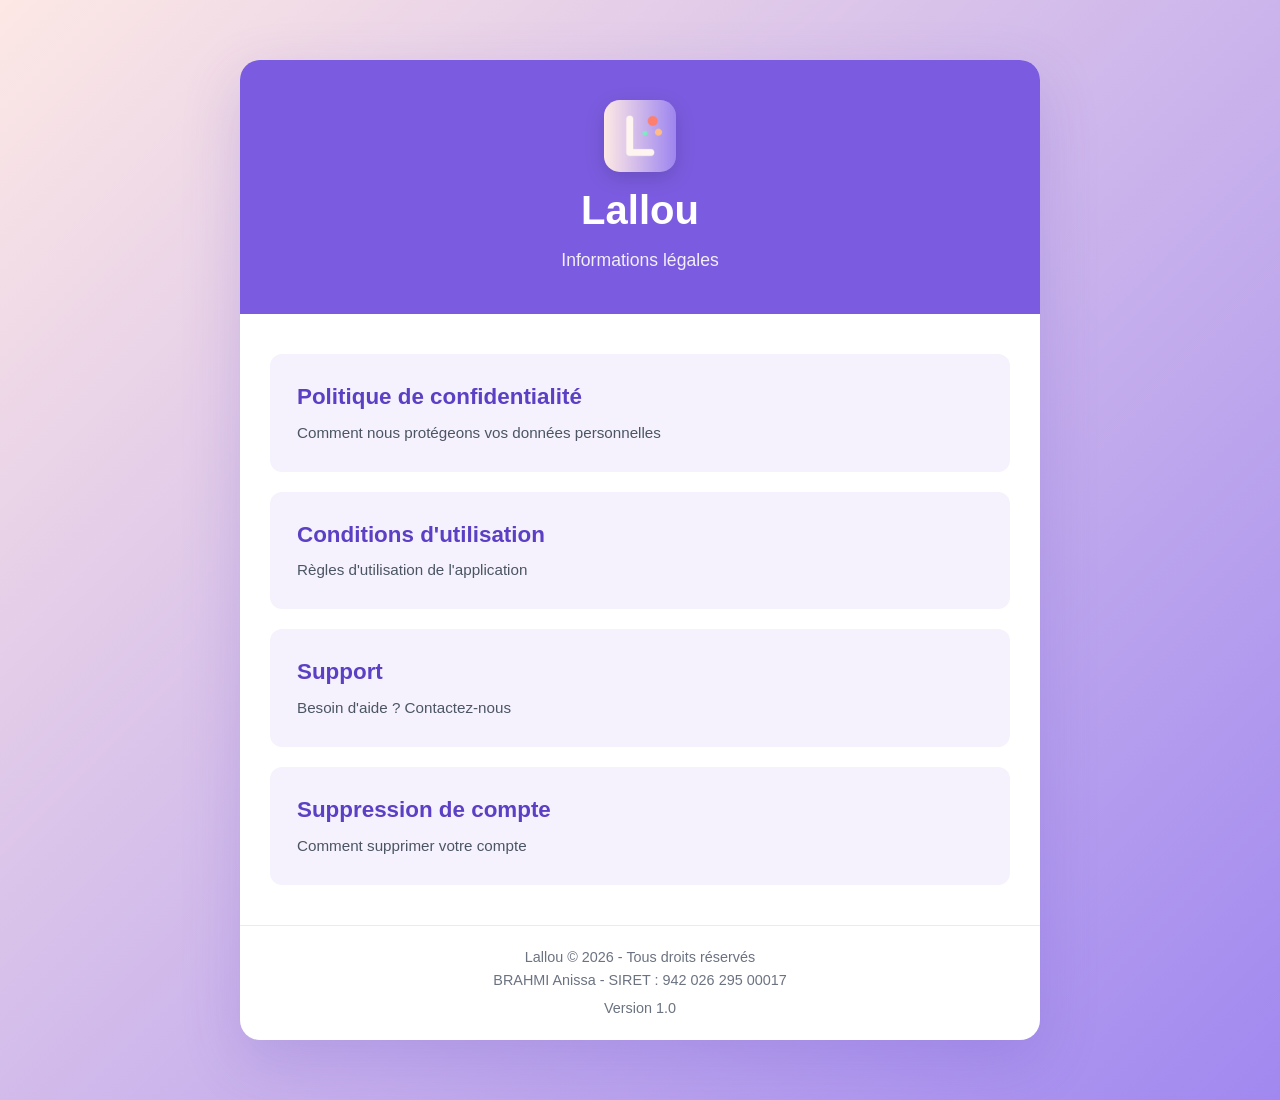
<file: index.html>
<!DOCTYPE html>
<html lang="fr">
<head>
    <meta charset="UTF-8">
    <meta name="viewport" content="width=device-width, initial-scale=1.0">
    <title>Lallou - Informations légales</title>
    <link rel="icon" type="image/png" href="images/icon.png">
    <link rel="apple-touch-icon" href="images/icon.png">
    <link rel="stylesheet" href="styles.css?v=2">
</head>
<body class="home">
    <div class="container">
        <header>
            <img class="logo" src="images/icon.png" alt="" width="72" height="72">
            <h1>Lallou</h1>
            <p class="subtitle">Informations légales</p>
        </header>
        
        <div class="content">
            <div class="links">
                <a href="privacy-policy.html" class="link-card">
                    <h2>Politique de confidentialité</h2>
                    <p>Comment nous protégeons vos données personnelles</p>
                </a>
                
                <a href="terms-of-service.html" class="link-card">
                    <h2>Conditions d'utilisation</h2>
                    <p>Règles d'utilisation de l'application</p>
                </a>
                
                <a href="support.html" class="link-card">
                    <h2>Support</h2>
                    <p>Besoin d'aide ? Contactez-nous</p>
                </a>

                <a href="suppression-compte.html" class="link-card">
                    <h2>Suppression de compte</h2>
                    <p>Comment supprimer votre compte</p>
                </a>
            </div>
        </div>
        
        <footer>
            <p>Lallou © 2026 - Tous droits réservés</p>
            <p>BRAHMI Anissa - SIRET : 942 026 295 00017</p>
            <p class="version">Version 1.0</p>
        </footer>
    </div>
</body>
</html>
</file>
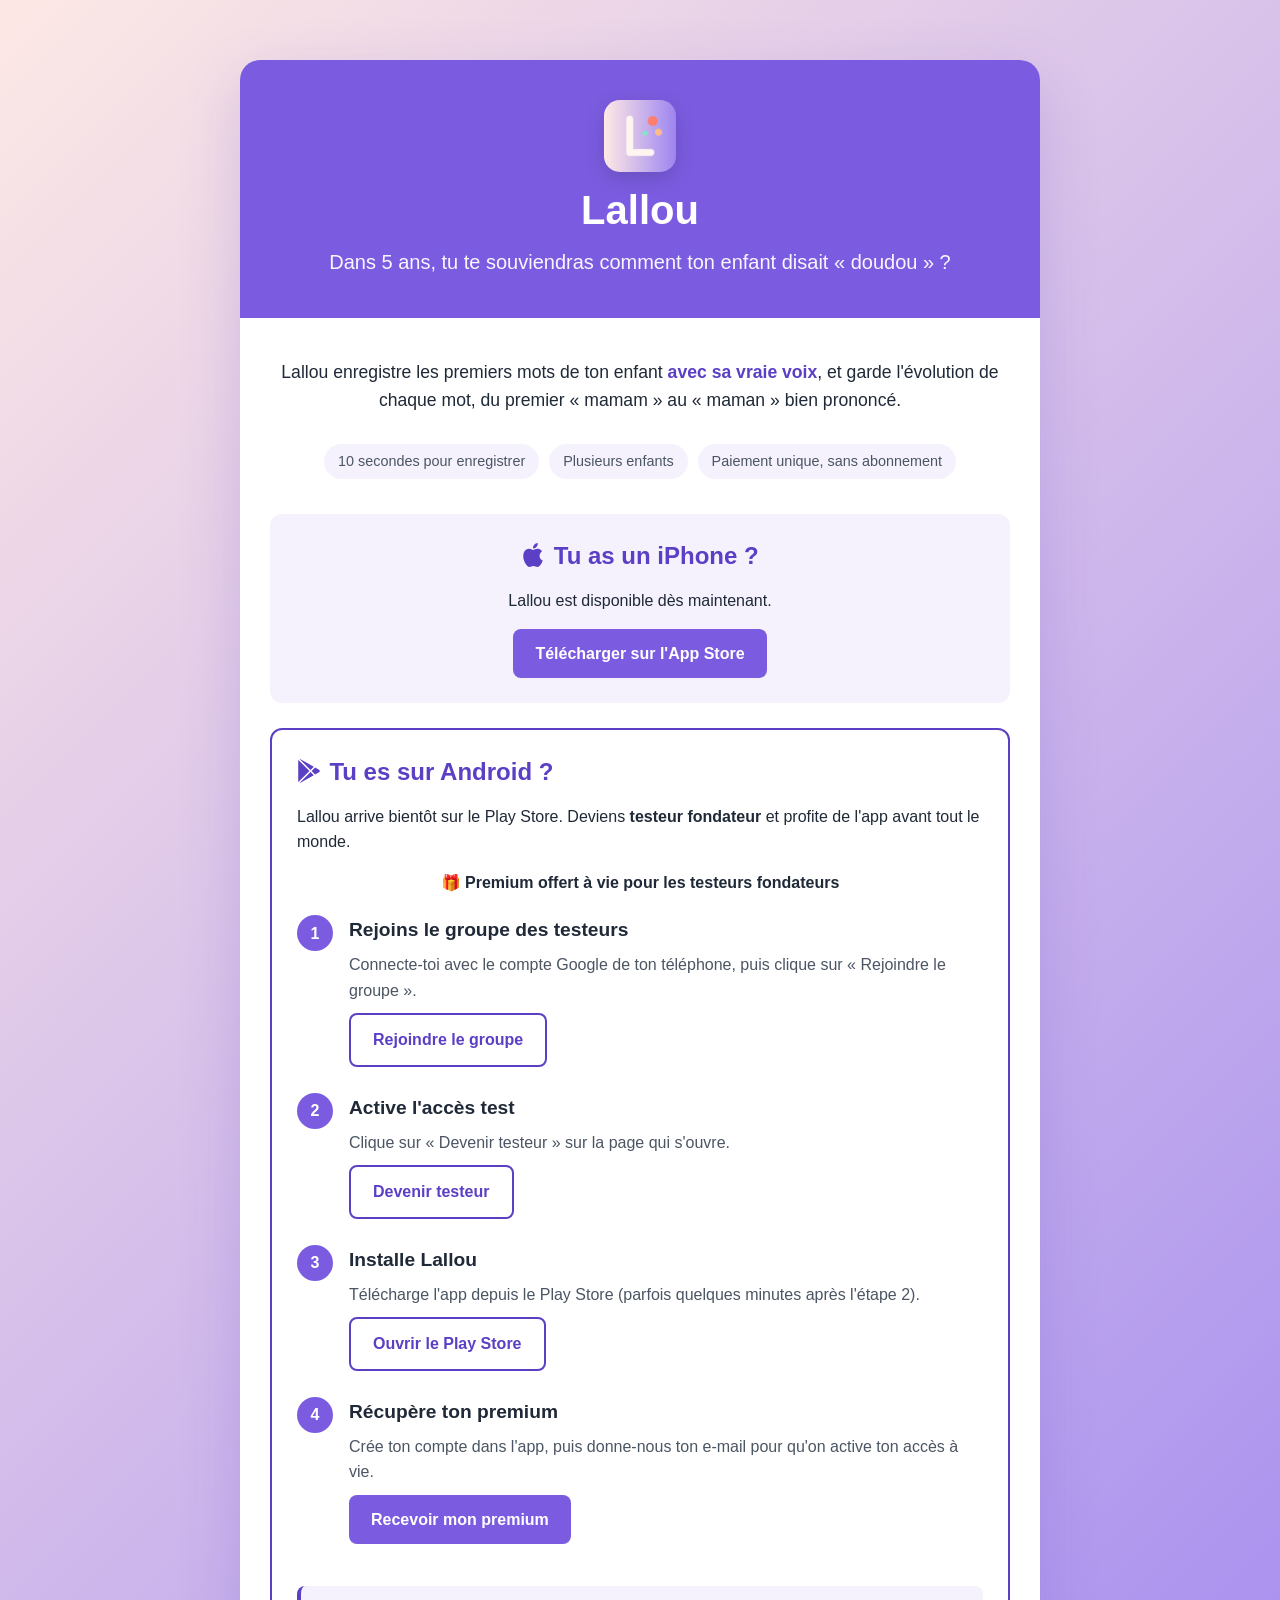
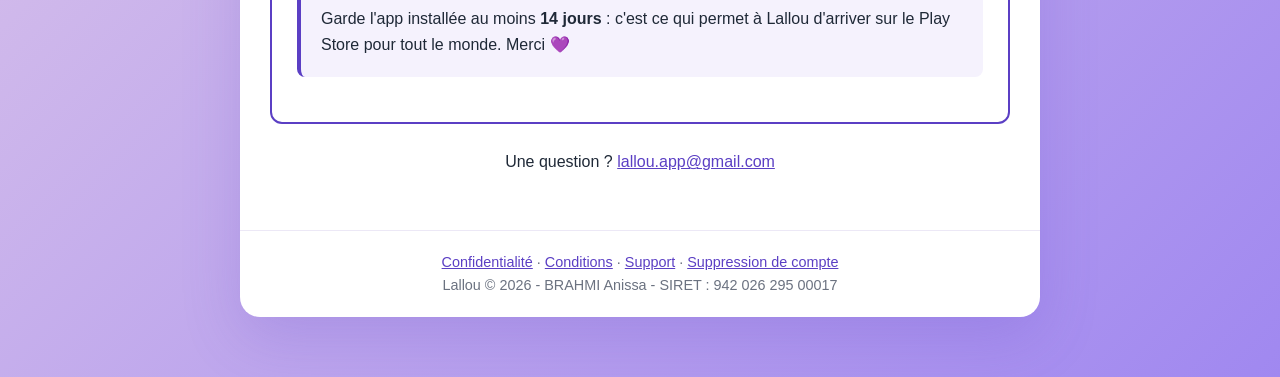
<file: beta.html>
<!DOCTYPE html>
<html lang="fr">
<head>
    <meta charset="UTF-8">
    <meta name="viewport" content="width=device-width, initial-scale=1.0">
    <title>Lallou - Garde la voix de ses premiers mots</title>
    <meta name="description" content="Lallou enregistre les premiers mots de ton enfant avec sa vraie voix. Disponible sur iPhone, Android en avant-première.">

    <!-- Aperçu lors du partage (WhatsApp, Facebook, Messenger…) -->
    <meta property="og:image" content="images/icon.png">
    <meta property="og:title" content="Lallou - Garde la voix de ses premiers mots">
    <meta property="og:description" content="Disponible sur iPhone. Sur Android, deviens testeur fondateur : premium offert à vie.">
    <meta property="og:type" content="website">
    <meta property="og:locale" content="fr_FR">

    <link rel="icon" type="image/png" href="images/icon.png" alt="Lallou">
    <link rel="apple-touch-icon" href="images/icon.png" alt="Lallou">
    <link rel="stylesheet" href="styles.css?v=2">
</head>
<body class="home">
    <div class="container">
        <header>
            <img class="logo" src="images/icon.png" alt="" width="72" height="72">
            <h1>Lallou</h1>
            <p class="hero-tagline">Dans 5 ans, tu te souviendras comment ton enfant disait « doudou » ?</p>
        </header>

        <div class="content">
            <p class="pitch">
                Lallou enregistre les premiers mots de ton enfant <strong>avec sa vraie voix</strong>,
                et garde l'évolution de chaque mot, du premier « mamam » au « maman » bien prononcé.
            </p>

            <div class="badges">
                <span class="badge">10 secondes pour enregistrer</span>
                <span class="badge">Plusieurs enfants</span>
                <span class="badge">Paiement unique, sans abonnement</span>
            </div>

            <section class="platform ios">
                <h2><svg class="icon" viewBox="0 0 24 24" aria-hidden="true"><path d="M12.152 6.896c-.948 0-2.415-1.078-3.96-1.04-2.04.027-3.91 1.183-4.961 3.014-2.117 3.675-.546 9.103 1.519 12.09 1.013 1.454 2.208 3.09 3.792 3.039 1.52-.065 2.09-.987 3.935-.987 1.831 0 2.35.987 3.96.948 1.637-.026 2.676-1.48 3.676-2.948 1.156-1.688 1.636-3.325 1.662-3.415-.039-.013-3.182-1.221-3.22-4.857-.026-3.04 2.48-4.494 2.597-4.559-1.429-2.09-3.623-2.324-4.39-2.376-2-.156-3.675 1.09-4.61 1.09zM15.53 3.83c.843-1.012 1.4-2.427 1.245-3.83-1.207.052-2.662.805-3.532 1.818-.78.896-1.454 2.338-1.273 3.714 1.338.104 2.715-.688 3.559-1.701"/></svg>Tu as un iPhone ?</h2>
                <p>Lallou est disponible dès maintenant.</p>
                <a class="btn" href="https://apps.apple.com/fr/app/id6806810960">Télécharger sur l'App Store</a>
            </section>

            <section class="platform android">
                <h2><svg class="icon" viewBox="0 0 24 24" aria-hidden="true"><path d="M22.018 13.298l-3.919 2.218-3.515-3.493 3.543-3.521 3.891 2.202a1.49 1.49 0 0 1 0 2.594zM1.337.924a1.486 1.486 0 0 0-.112.568v21.017c0 .217.045.419.124.6l11.155-11.087L1.337.924zm12.207 10.065l3.258-3.238L3.45.195a1.466 1.466 0 0 0-.946-.179l11.04 10.973zm0 2.067l-11 10.933c.298.036.612-.016.906-.183l13.324-7.54-3.23-3.21z"/></svg>Tu es sur Android ?</h2>
                <p>
                    Lallou arrive bientôt sur le Play Store. Deviens <strong>testeur fondateur</strong>
                    et profite de l'app avant tout le monde.
                </p>
                <p class="gift">🎁 Premium offert à vie pour les testeurs fondateurs</p>

                <ol class="steps">
                    <li>
                        <h3>Rejoins le groupe des testeurs</h3>
                        <p>Connecte-toi avec le compte Google de ton téléphone, puis clique sur « Rejoindre le groupe ».</p>
                        <a class="btn secondary" href="https://groups.google.com/g/lallou-testers" target="_blank" rel="noopener">Rejoindre le groupe</a>
                    </li>
                    <li>
                        <h3>Active l'accès test</h3>
                        <p>Clique sur « Devenir testeur » sur la page qui s'ouvre.</p>
                        <a class="btn secondary" href="https://play.google.com/apps/testing/com.artohr.lallou" target="_blank" rel="noopener">Devenir testeur</a>
                    </li>
                    <li>
                        <h3>Installe Lallou</h3>
                        <p>Télécharge l'app depuis le Play Store (parfois quelques minutes après l'étape 2).</p>
                        <a class="btn secondary" href="https://play.google.com/store/apps/details?id=com.artohr.lallou" target="_blank" rel="noopener">Ouvrir le Play Store</a>
                    </li>
                    <li>
                        <h3>Récupère ton premium</h3>
                        <p>Crée ton compte dans l'app, puis donne-nous ton e-mail pour qu'on active ton accès à vie.</p>
                        <a class="btn" href="https://forms.gle/uBcTZYCjVni63nQR9" target="_blank" rel="noopener">Recevoir mon premium</a>
                    </li>
                </ol>

                <div class="info">
                    <p>Garde l'app installée au moins <strong>14 jours</strong> : c'est ce qui permet à Lallou
                    d'arriver sur le Play Store pour tout le monde. Merci 💜</p>
                </div>
            </section>

            <p class="contact-line">
                Une question ? <a href="mailto:lallou.app@gmail.com">lallou.app@gmail.com</a>
            </p>
        </div>

        <footer>
            <p>
                <a href="privacy-policy.html">Confidentialité</a> ·
                <a href="terms-of-service.html">Conditions</a> ·
                <a href="support.html">Support</a> ·
                <a href="suppression-compte.html">Suppression de compte</a>
            </p>
            <p>Lallou © 2026 - BRAHMI Anissa - SIRET : 942 026 295 00017</p>
        </footer>
    </div>

</body>
</html>
</file>
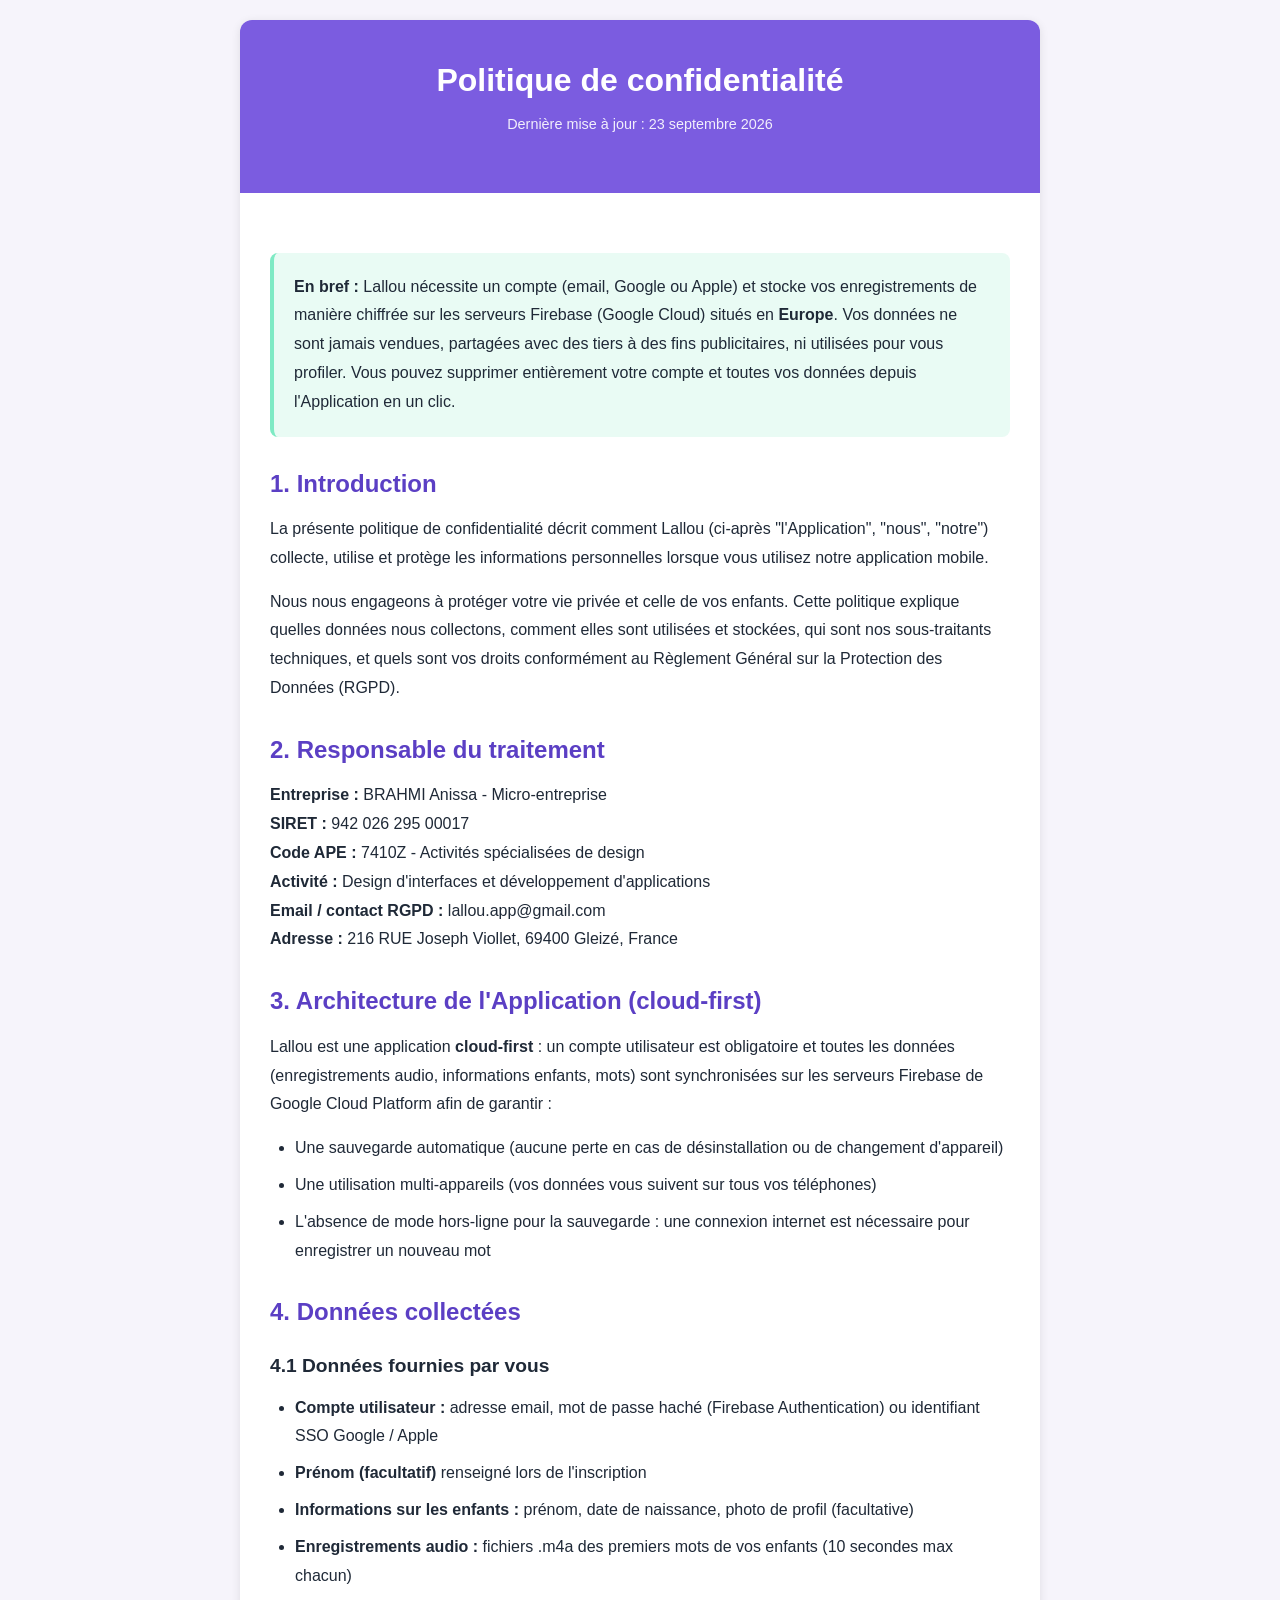
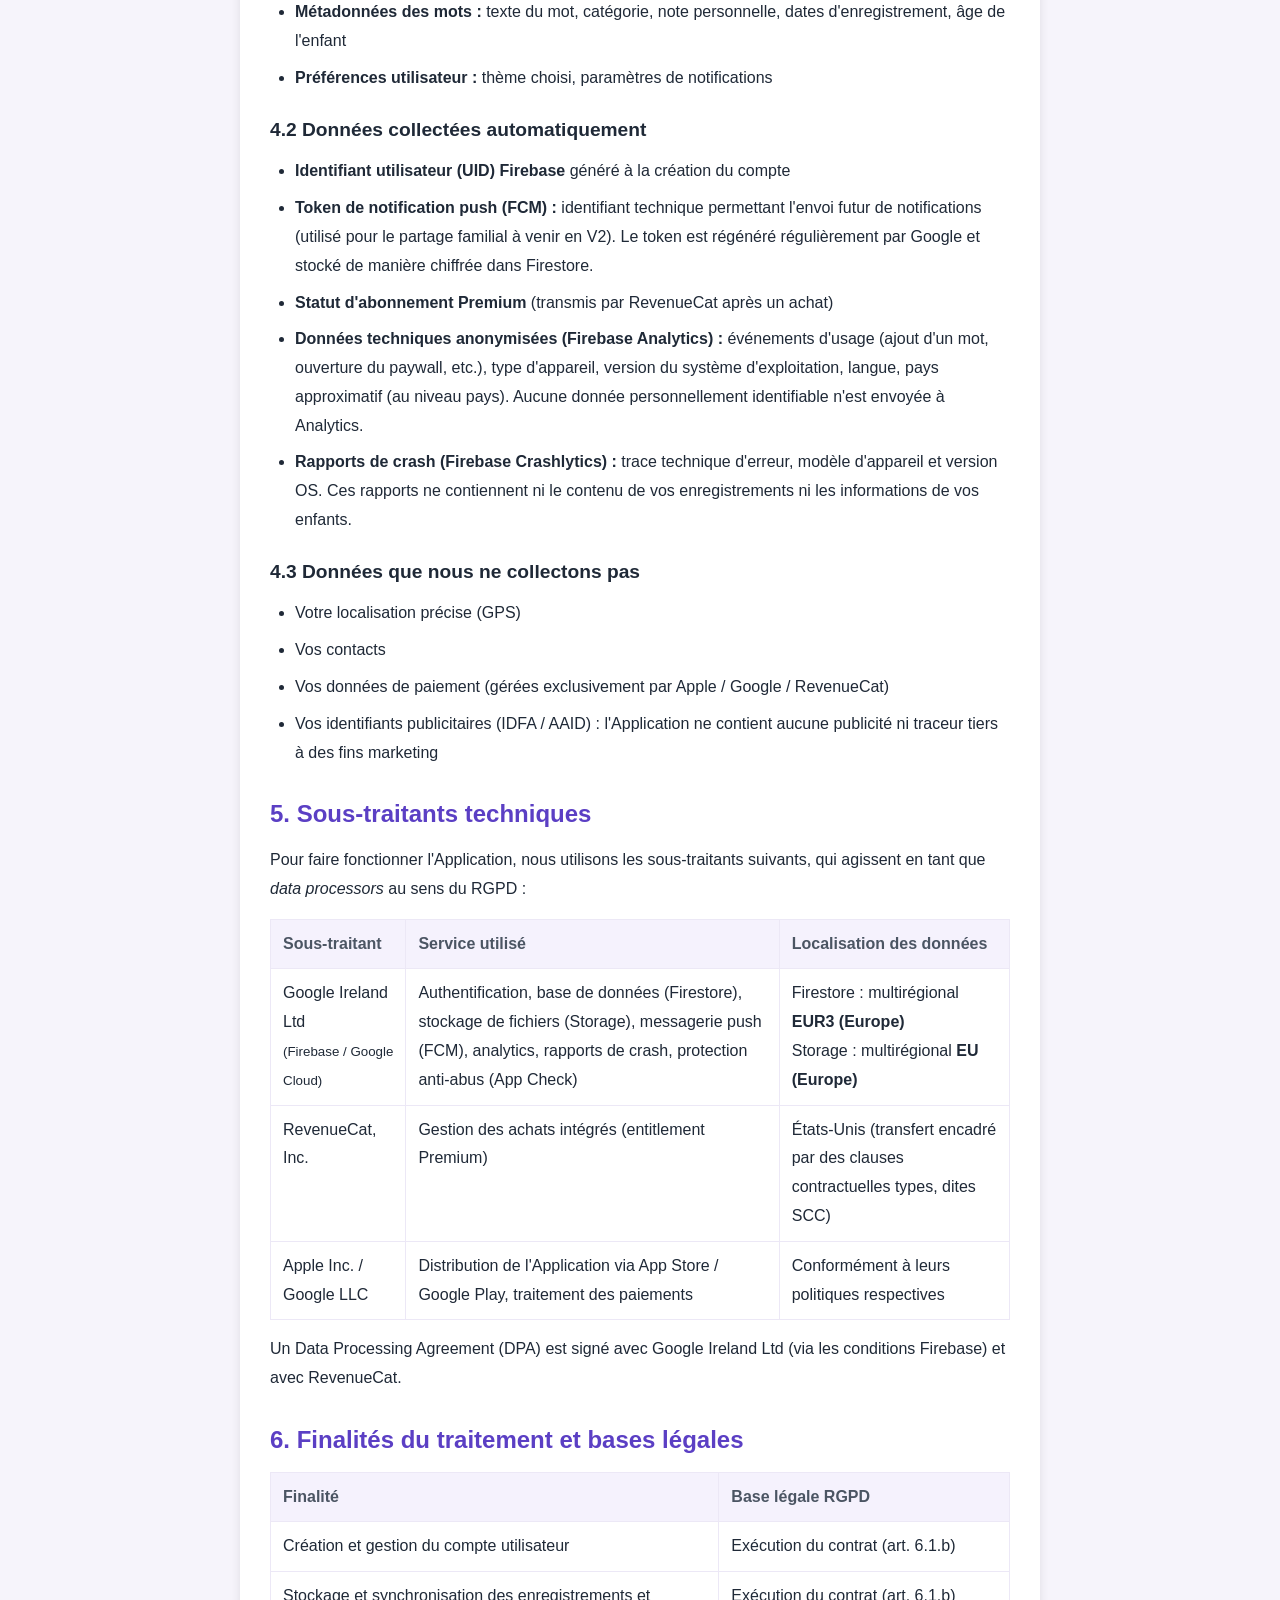
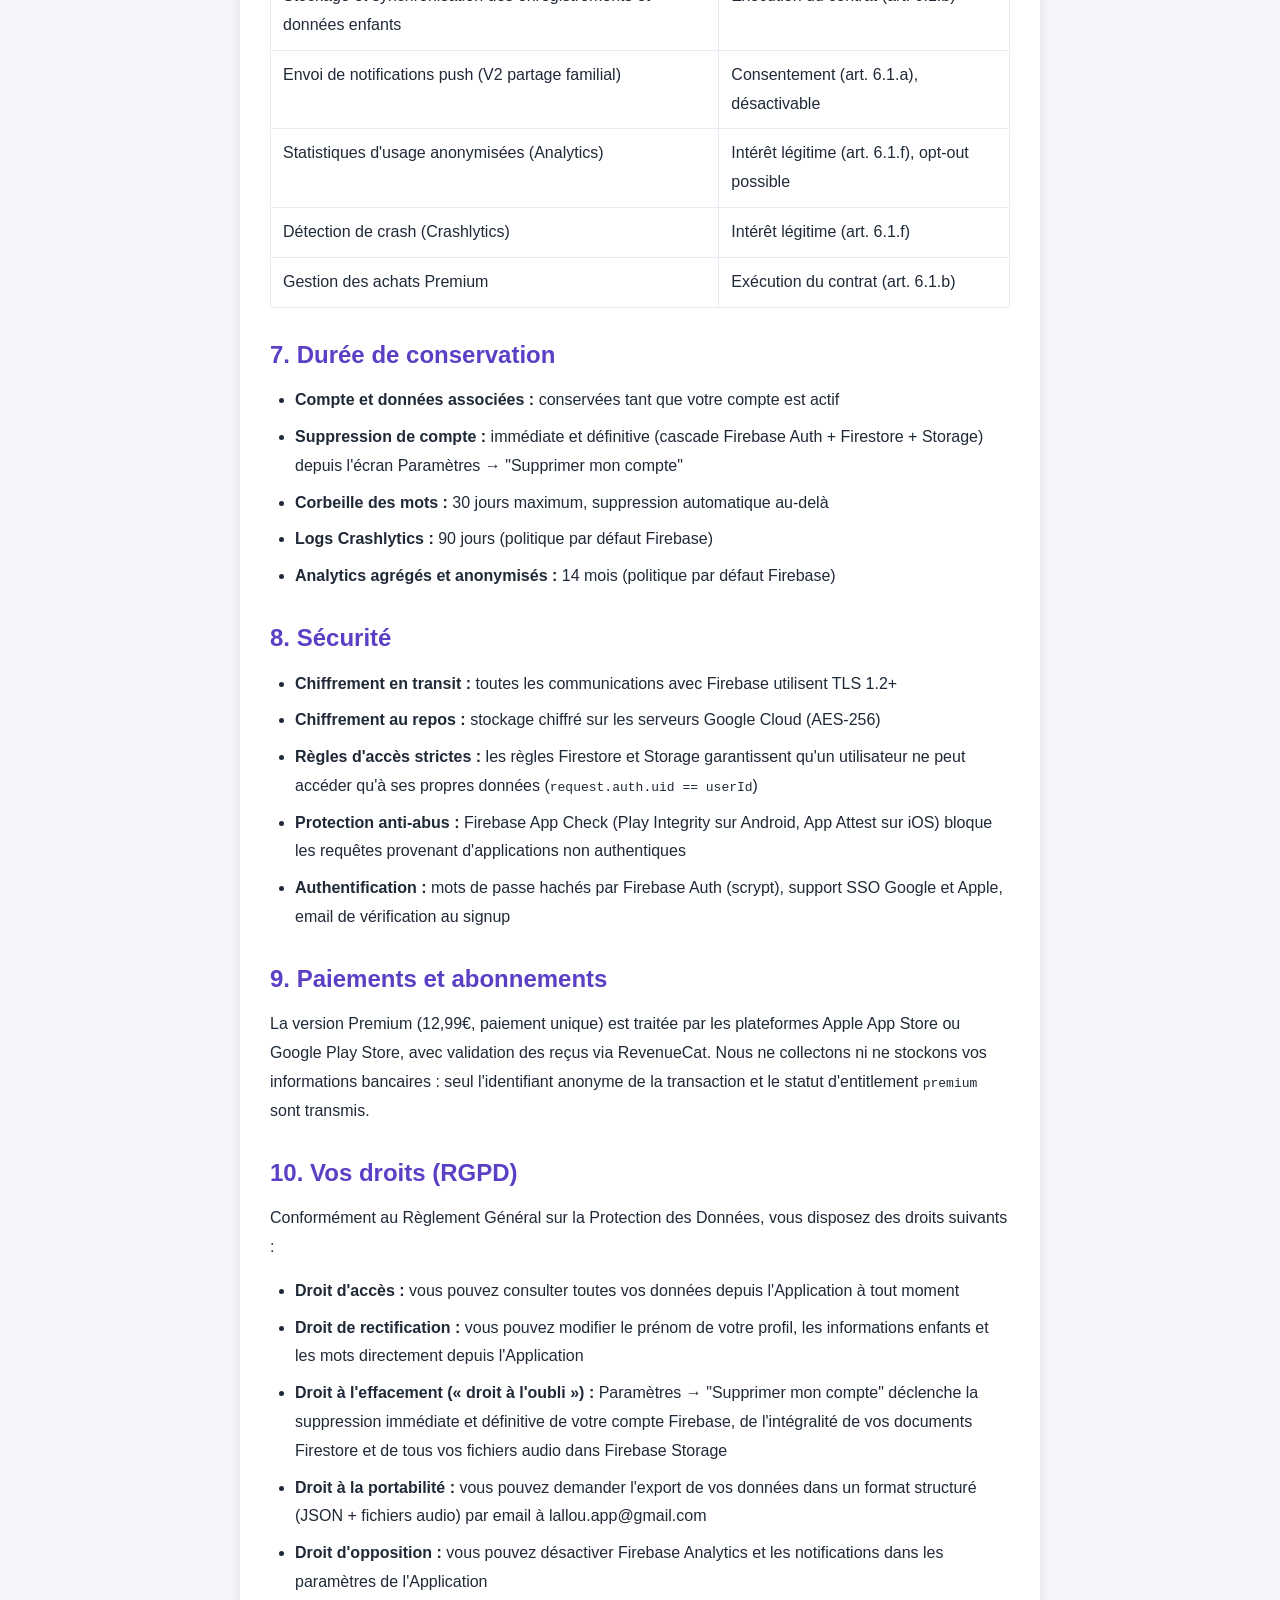
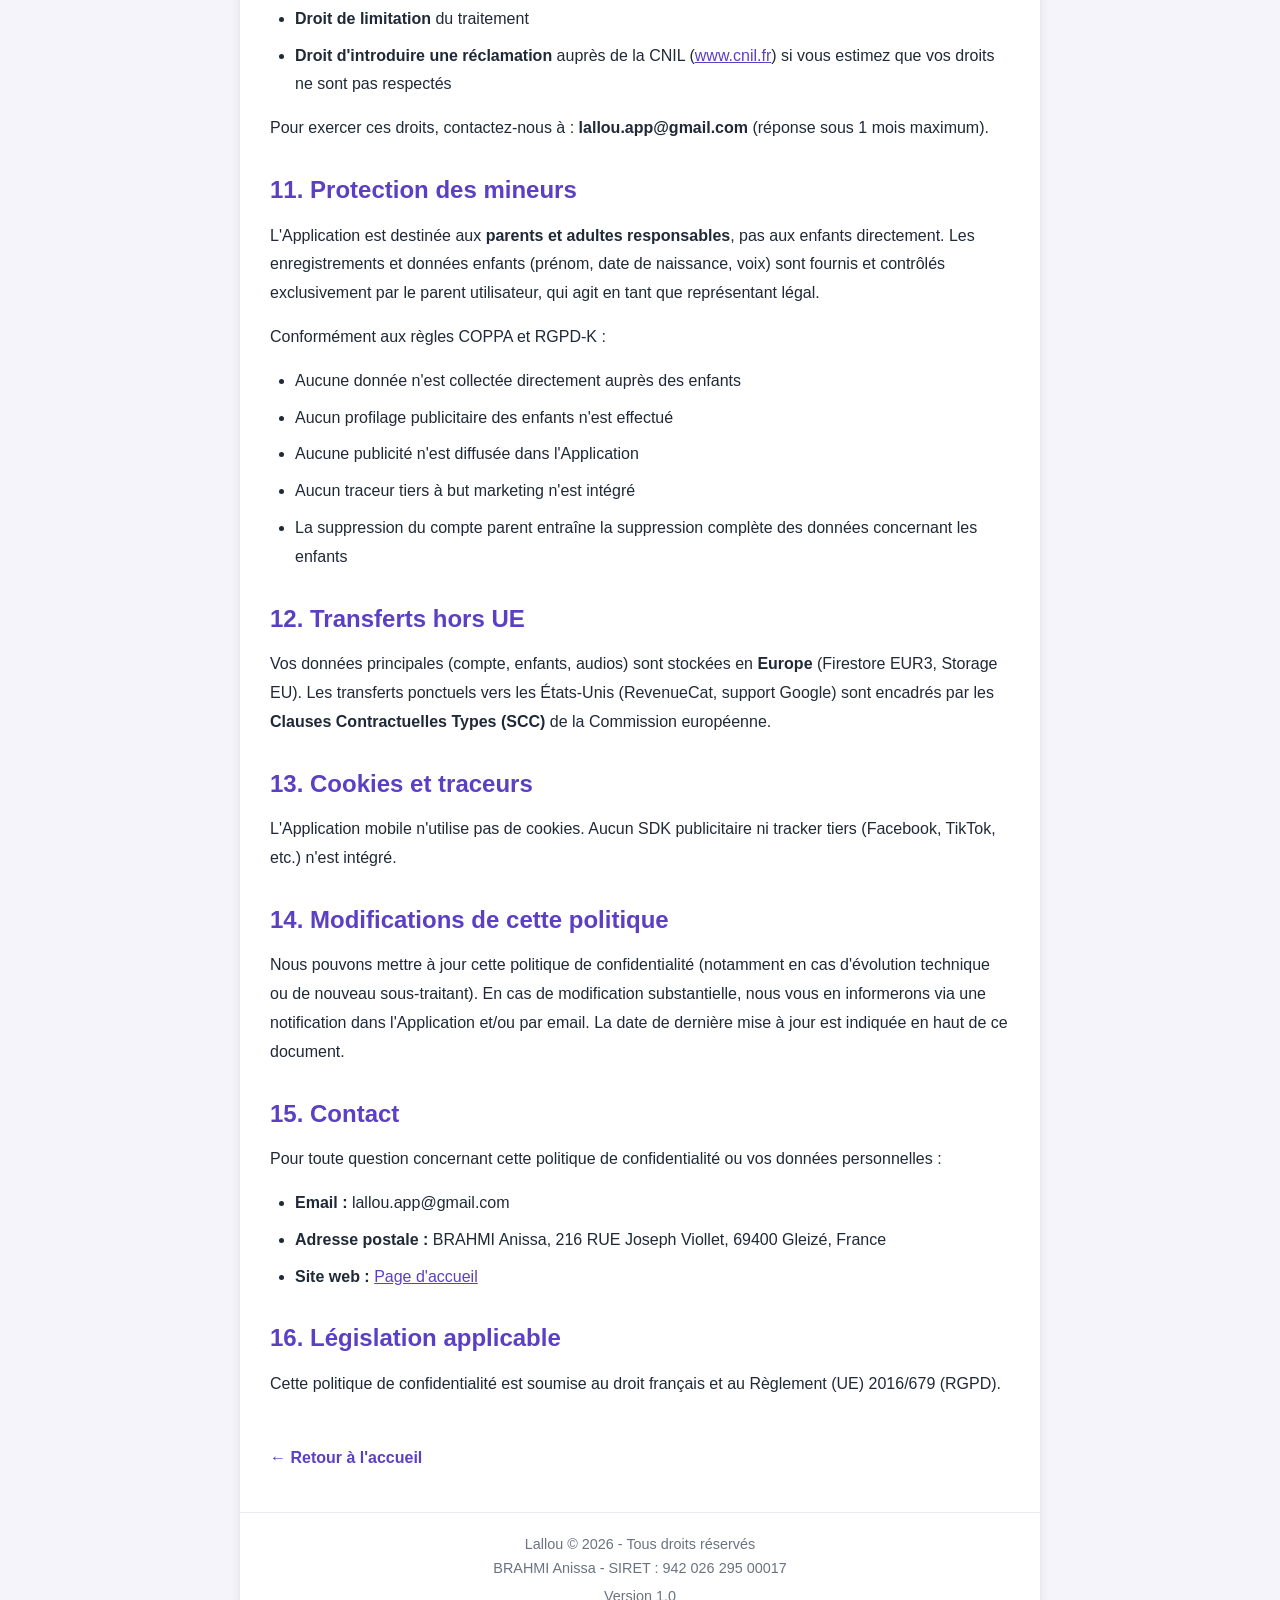
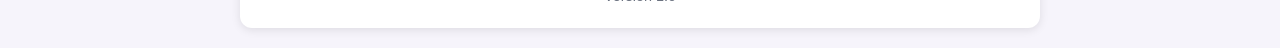
<file: privacy-policy.html>
<!DOCTYPE html>
<html lang="fr">
<head>
    <meta charset="UTF-8">
    <meta name="viewport" content="width=device-width, initial-scale=1.0">
    <title>Politique de confidentialité - Lallou</title>
    <link rel="icon" type="image/png" href="images/icon.png">
    <link rel="apple-touch-icon" href="images/icon.png">
    <link rel="stylesheet" href="styles.css?v=2">
</head>
<body>
    <div class="container">
        <header>
            <h1>Politique de confidentialité</h1>
            <p class="date">Dernière mise à jour : 23 septembre 2026</p>
        </header>

        <div class="content">
            <div class="highlight">
                <strong>En bref :</strong> Lallou nécessite un compte (email, Google ou Apple) et stocke vos enregistrements de manière chiffrée sur les serveurs Firebase (Google Cloud) situés en <strong>Europe</strong>. Vos données ne sont jamais vendues, partagées avec des tiers à des fins publicitaires, ni utilisées pour vous profiler. Vous pouvez supprimer entièrement votre compte et toutes vos données depuis l'Application en un clic.
            </div>

            <h2>1. Introduction</h2>
            <p>
                La présente politique de confidentialité décrit comment Lallou (ci-après "l'Application", "nous", "notre") collecte, utilise et protège les informations personnelles lorsque vous utilisez notre application mobile.
            </p>
            <p>
                Nous nous engageons à protéger votre vie privée et celle de vos enfants. Cette politique explique quelles données nous collectons, comment elles sont utilisées et stockées, qui sont nos sous-traitants techniques, et quels sont vos droits conformément au Règlement Général sur la Protection des Données (RGPD).
            </p>

            <h2>2. Responsable du traitement</h2>
            <p>
                <strong>Entreprise :</strong> BRAHMI Anissa - Micro-entreprise<br>
                <strong>SIRET :</strong> 942 026 295 00017<br>
                <strong>Code APE :</strong> 7410Z - Activités spécialisées de design<br>
                <strong>Activité :</strong> Design d'interfaces et développement d'applications<br>
                <strong>Email / contact RGPD :</strong> lallou.app@gmail.com<br>
                <strong>Adresse :</strong> 216 RUE Joseph Viollet, 69400 Gleizé, France
            </p>

            <h2>3. Architecture de l'Application (cloud-first)</h2>
            <p>
                Lallou est une application <strong>cloud-first</strong> : un compte utilisateur est obligatoire et toutes les données (enregistrements audio, informations enfants, mots) sont synchronisées sur les serveurs Firebase de Google Cloud Platform afin de garantir :
            </p>
            <ul>
                <li>Une sauvegarde automatique (aucune perte en cas de désinstallation ou de changement d'appareil)</li>
                <li>Une utilisation multi-appareils (vos données vous suivent sur tous vos téléphones)</li>
                <li>L'absence de mode hors-ligne pour la sauvegarde : une connexion internet est nécessaire pour enregistrer un nouveau mot</li>
            </ul>

            <h2>4. Données collectées</h2>

            <h3>4.1 Données fournies par vous</h3>
            <ul>
                <li><strong>Compte utilisateur :</strong> adresse email, mot de passe haché (Firebase Authentication) ou identifiant SSO Google / Apple</li>
                <li><strong>Prénom (facultatif)</strong> renseigné lors de l'inscription</li>
                <li><strong>Informations sur les enfants :</strong> prénom, date de naissance, photo de profil (facultative)</li>
                <li><strong>Enregistrements audio :</strong> fichiers .m4a des premiers mots de vos enfants (10 secondes max chacun)</li>
                <li><strong>Métadonnées des mots :</strong> texte du mot, catégorie, note personnelle, dates d'enregistrement, âge de l'enfant</li>
                <li><strong>Préférences utilisateur :</strong> thème choisi, paramètres de notifications</li>
            </ul>

            <h3>4.2 Données collectées automatiquement</h3>
            <ul>
                <li><strong>Identifiant utilisateur (UID) Firebase</strong> généré à la création du compte</li>
                <li><strong>Token de notification push (FCM) :</strong> identifiant technique permettant l'envoi futur de notifications (utilisé pour le partage familial à venir en V2). Le token est régénéré régulièrement par Google et stocké de manière chiffrée dans Firestore.</li>
                <li><strong>Statut d'abonnement Premium</strong> (transmis par RevenueCat après un achat)</li>
                <li><strong>Données techniques anonymisées (Firebase Analytics) :</strong> événements d'usage (ajout d'un mot, ouverture du paywall, etc.), type d'appareil, version du système d'exploitation, langue, pays approximatif (au niveau pays). Aucune donnée personnellement identifiable n'est envoyée à Analytics.</li>
                <li><strong>Rapports de crash (Firebase Crashlytics) :</strong> trace technique d'erreur, modèle d'appareil et version OS. Ces rapports ne contiennent ni le contenu de vos enregistrements ni les informations de vos enfants.</li>
            </ul>

            <h3>4.3 Données que nous ne collectons pas</h3>
            <ul>
                <li>Votre localisation précise (GPS)</li>
                <li>Vos contacts</li>
                <li>Vos données de paiement (gérées exclusivement par Apple / Google / RevenueCat)</li>
                <li>Vos identifiants publicitaires (IDFA / AAID) : l'Application ne contient aucune publicité ni traceur tiers à des fins marketing</li>
            </ul>

            <h2>5. Sous-traitants techniques</h2>
            <p>
                Pour faire fonctionner l'Application, nous utilisons les sous-traitants suivants, qui agissent en tant que <em>data processors</em> au sens du RGPD :
            </p>
            <table>
                <thead>
                    <tr>
                        <th>Sous-traitant</th>
                        <th>Service utilisé</th>
                        <th>Localisation des données</th>
                    </tr>
                </thead>
                <tbody>
                    <tr>
                        <td>Google Ireland Ltd<br><small>(Firebase / Google Cloud)</small></td>
                        <td>Authentification, base de données (Firestore), stockage de fichiers (Storage), messagerie push (FCM), analytics, rapports de crash, protection anti-abus (App Check)</td>
                        <td>Firestore : multirégional <strong>EUR3 (Europe)</strong><br>Storage : multirégional <strong>EU (Europe)</strong></td>
                    </tr>
                    <tr>
                        <td>RevenueCat, Inc.</td>
                        <td>Gestion des achats intégrés (entitlement Premium)</td>
                        <td>États-Unis (transfert encadré par des clauses contractuelles types, dites SCC)</td>
                    </tr>
                    <tr>
                        <td>Apple Inc. / Google LLC</td>
                        <td>Distribution de l'Application via App Store / Google Play, traitement des paiements</td>
                        <td>Conformément à leurs politiques respectives</td>
                    </tr>
                </tbody>
            </table>
            <p>
                Un Data Processing Agreement (DPA) est signé avec Google Ireland Ltd (via les conditions Firebase) et avec RevenueCat.
            </p>

            <h2>6. Finalités du traitement et bases légales</h2>
            <table>
                <thead>
                    <tr>
                        <th>Finalité</th>
                        <th>Base légale RGPD</th>
                    </tr>
                </thead>
                <tbody>
                    <tr>
                        <td>Création et gestion du compte utilisateur</td>
                        <td>Exécution du contrat (art. 6.1.b)</td>
                    </tr>
                    <tr>
                        <td>Stockage et synchronisation des enregistrements et données enfants</td>
                        <td>Exécution du contrat (art. 6.1.b)</td>
                    </tr>
                    <tr>
                        <td>Envoi de notifications push (V2 partage familial)</td>
                        <td>Consentement (art. 6.1.a), désactivable</td>
                    </tr>
                    <tr>
                        <td>Statistiques d'usage anonymisées (Analytics)</td>
                        <td>Intérêt légitime (art. 6.1.f), opt-out possible</td>
                    </tr>
                    <tr>
                        <td>Détection de crash (Crashlytics)</td>
                        <td>Intérêt légitime (art. 6.1.f)</td>
                    </tr>
                    <tr>
                        <td>Gestion des achats Premium</td>
                        <td>Exécution du contrat (art. 6.1.b)</td>
                    </tr>
                </tbody>
            </table>

            <h2>7. Durée de conservation</h2>
            <ul>
                <li><strong>Compte et données associées :</strong> conservées tant que votre compte est actif</li>
                <li><strong>Suppression de compte :</strong> immédiate et définitive (cascade Firebase Auth + Firestore + Storage) depuis l'écran Paramètres → "Supprimer mon compte"</li>
                <li><strong>Corbeille des mots :</strong> 30 jours maximum, suppression automatique au-delà</li>
                <li><strong>Logs Crashlytics :</strong> 90 jours (politique par défaut Firebase)</li>
                <li><strong>Analytics agrégés et anonymisés :</strong> 14 mois (politique par défaut Firebase)</li>
            </ul>

            <h2>8. Sécurité</h2>
            <ul>
                <li><strong>Chiffrement en transit :</strong> toutes les communications avec Firebase utilisent TLS 1.2+</li>
                <li><strong>Chiffrement au repos :</strong> stockage chiffré sur les serveurs Google Cloud (AES-256)</li>
                <li><strong>Règles d'accès strictes :</strong> les règles Firestore et Storage garantissent qu'un utilisateur ne peut accéder qu'à ses propres données (<code>request.auth.uid == userId</code>)</li>
                <li><strong>Protection anti-abus :</strong> Firebase App Check (Play Integrity sur Android, App Attest sur iOS) bloque les requêtes provenant d'applications non authentiques</li>
                <li><strong>Authentification :</strong> mots de passe hachés par Firebase Auth (scrypt), support SSO Google et Apple, email de vérification au signup</li>
            </ul>

            <h2>9. Paiements et abonnements</h2>
            <p>
                La version Premium (12,99€, paiement unique) est traitée par les plateformes Apple App Store ou Google Play Store, avec validation des reçus via RevenueCat. Nous ne collectons ni ne stockons vos informations bancaires : seul l'identifiant anonyme de la transaction et le statut d'entitlement <code>premium</code> sont transmis.
            </p>

            <h2>10. Vos droits (RGPD)</h2>
            <p>
                Conformément au Règlement Général sur la Protection des Données, vous disposez des droits suivants :
            </p>
            <ul>
                <li><strong>Droit d'accès :</strong> vous pouvez consulter toutes vos données depuis l'Application à tout moment</li>
                <li><strong>Droit de rectification :</strong> vous pouvez modifier le prénom de votre profil, les informations enfants et les mots directement depuis l'Application</li>
                <li><strong>Droit à l'effacement (« droit à l'oubli ») :</strong> Paramètres → "Supprimer mon compte" déclenche la suppression immédiate et définitive de votre compte Firebase, de l'intégralité de vos documents Firestore et de tous vos fichiers audio dans Firebase Storage</li>
                <li><strong>Droit à la portabilité :</strong> vous pouvez demander l'export de vos données dans un format structuré (JSON + fichiers audio) par email à lallou.app@gmail.com</li>
                <li><strong>Droit d'opposition :</strong> vous pouvez désactiver Firebase Analytics et les notifications dans les paramètres de l'Application</li>
                <li><strong>Droit de limitation</strong> du traitement</li>
                <li><strong>Droit d'introduire une réclamation</strong> auprès de la CNIL (<a href="https://www.cnil.fr" target="_blank" rel="noopener">www.cnil.fr</a>) si vous estimez que vos droits ne sont pas respectés</li>
            </ul>
            <p>
                Pour exercer ces droits, contactez-nous à : <strong>lallou.app@gmail.com</strong> (réponse sous 1 mois maximum).
            </p>

            <h2>11. Protection des mineurs</h2>
            <p>
                L'Application est destinée aux <strong>parents et adultes responsables</strong>, pas aux enfants directement. Les enregistrements et données enfants (prénom, date de naissance, voix) sont fournis et contrôlés exclusivement par le parent utilisateur, qui agit en tant que représentant légal.
            </p>
            <p>
                Conformément aux règles COPPA et RGPD-K :
            </p>
            <ul>
                <li>Aucune donnée n'est collectée directement auprès des enfants</li>
                <li>Aucun profilage publicitaire des enfants n'est effectué</li>
                <li>Aucune publicité n'est diffusée dans l'Application</li>
                <li>Aucun traceur tiers à but marketing n'est intégré</li>
                <li>La suppression du compte parent entraîne la suppression complète des données concernant les enfants</li>
            </ul>

            <h2>12. Transferts hors UE</h2>
            <p>
                Vos données principales (compte, enfants, audios) sont stockées en <strong>Europe</strong> (Firestore EUR3, Storage EU). Les transferts ponctuels vers les États-Unis (RevenueCat, support Google) sont encadrés par les <strong>Clauses Contractuelles Types (SCC)</strong> de la Commission européenne.
            </p>

            <h2>13. Cookies et traceurs</h2>
            <p>
                L'Application mobile n'utilise pas de cookies. Aucun SDK publicitaire ni tracker tiers (Facebook, TikTok, etc.) n'est intégré.
            </p>

            <h2>14. Modifications de cette politique</h2>
            <p>
                Nous pouvons mettre à jour cette politique de confidentialité (notamment en cas d'évolution technique ou de nouveau sous-traitant). En cas de modification substantielle, nous vous en informerons via une notification dans l'Application et/ou par email. La date de dernière mise à jour est indiquée en haut de ce document.
            </p>

            <h2>15. Contact</h2>
            <p>
                Pour toute question concernant cette politique de confidentialité ou vos données personnelles :
            </p>
            <ul>
                <li><strong>Email :</strong> lallou.app@gmail.com</li>
                <li><strong>Adresse postale :</strong> BRAHMI Anissa, 216 RUE Joseph Viollet, 69400 Gleizé, France</li>
                <li><strong>Site web :</strong> <a href="index.html">Page d'accueil</a></li>
            </ul>

            <h2>16. Législation applicable</h2>
            <p>
                Cette politique de confidentialité est soumise au droit français et au Règlement (UE) 2016/679 (RGPD).
            </p>

            <a href="index.html" class="back-link">← Retour à l'accueil</a>
        </div>

        <footer>
            <p>Lallou © 2026 - Tous droits réservés</p>
            <p>BRAHMI Anissa - SIRET : 942 026 295 00017</p>
            <p class="version">Version 1.0</p>
        </footer>
    </div>
</body>
</html>
</file>
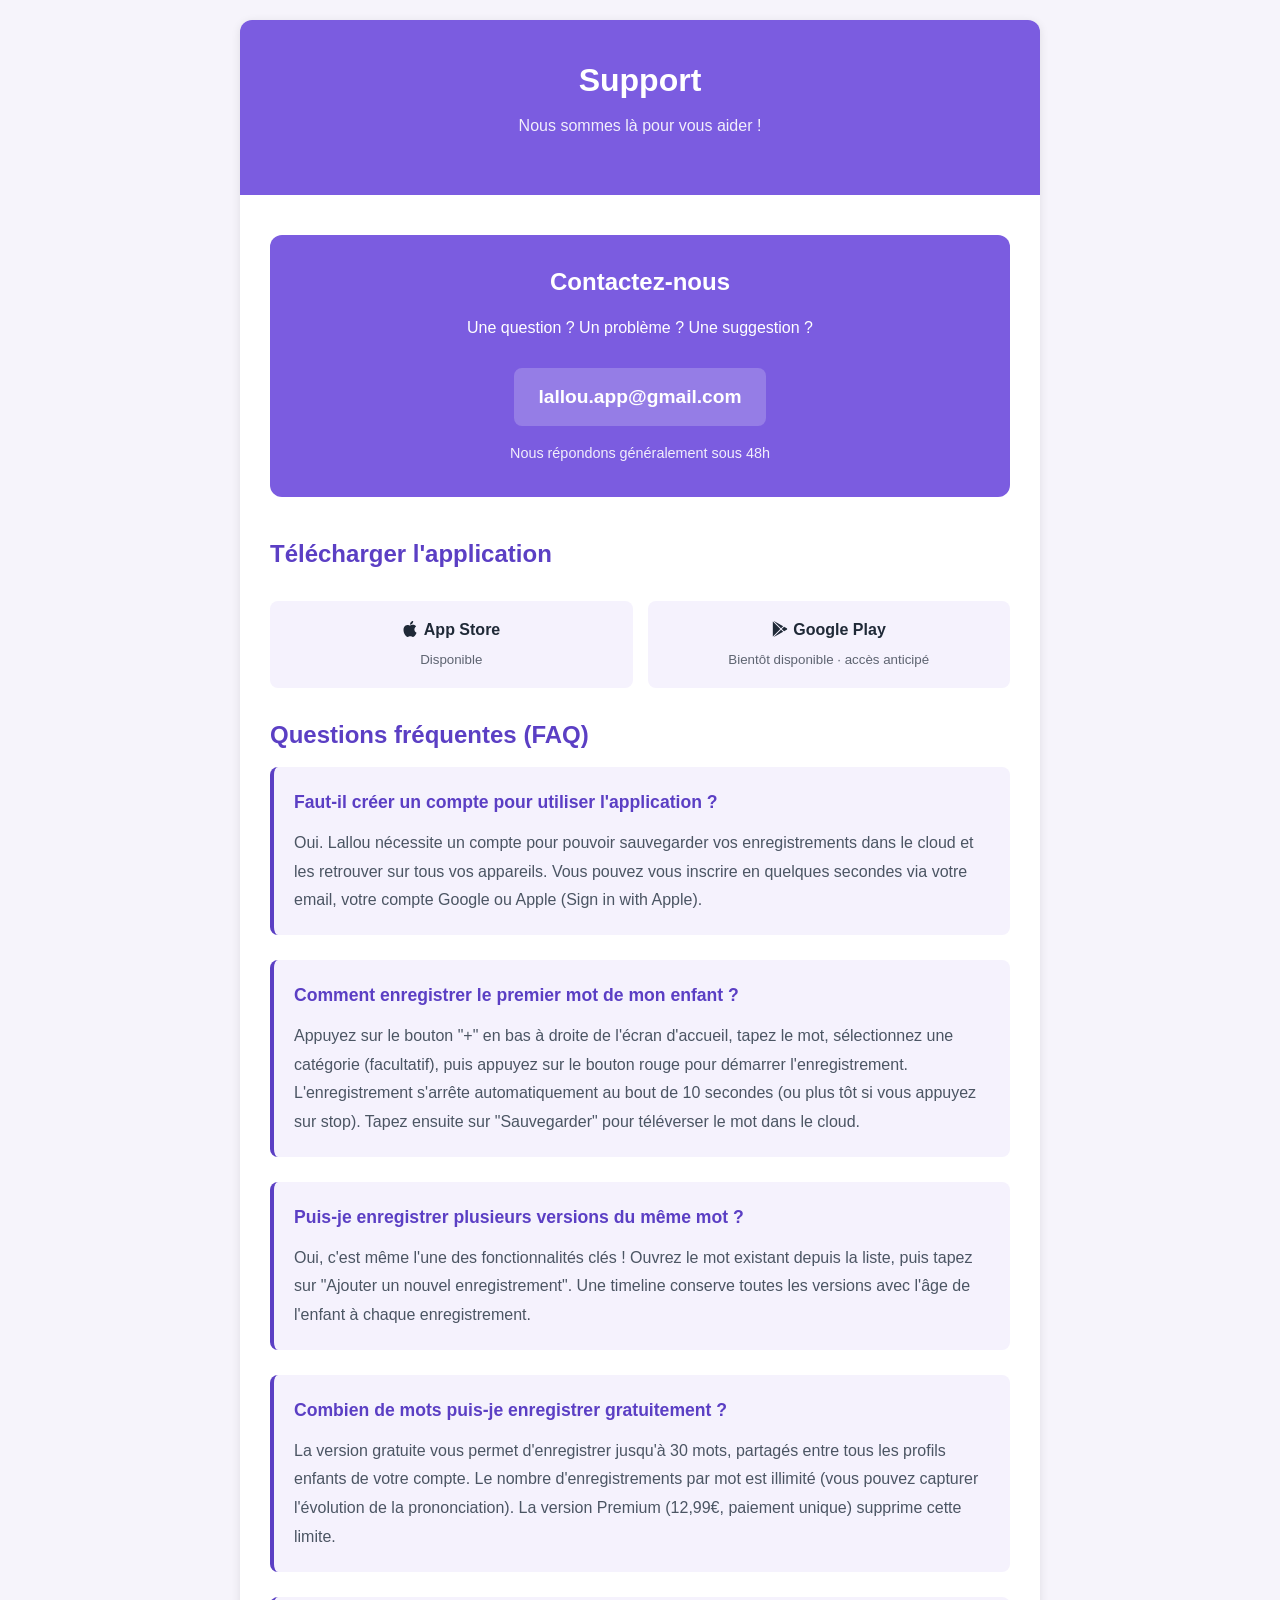
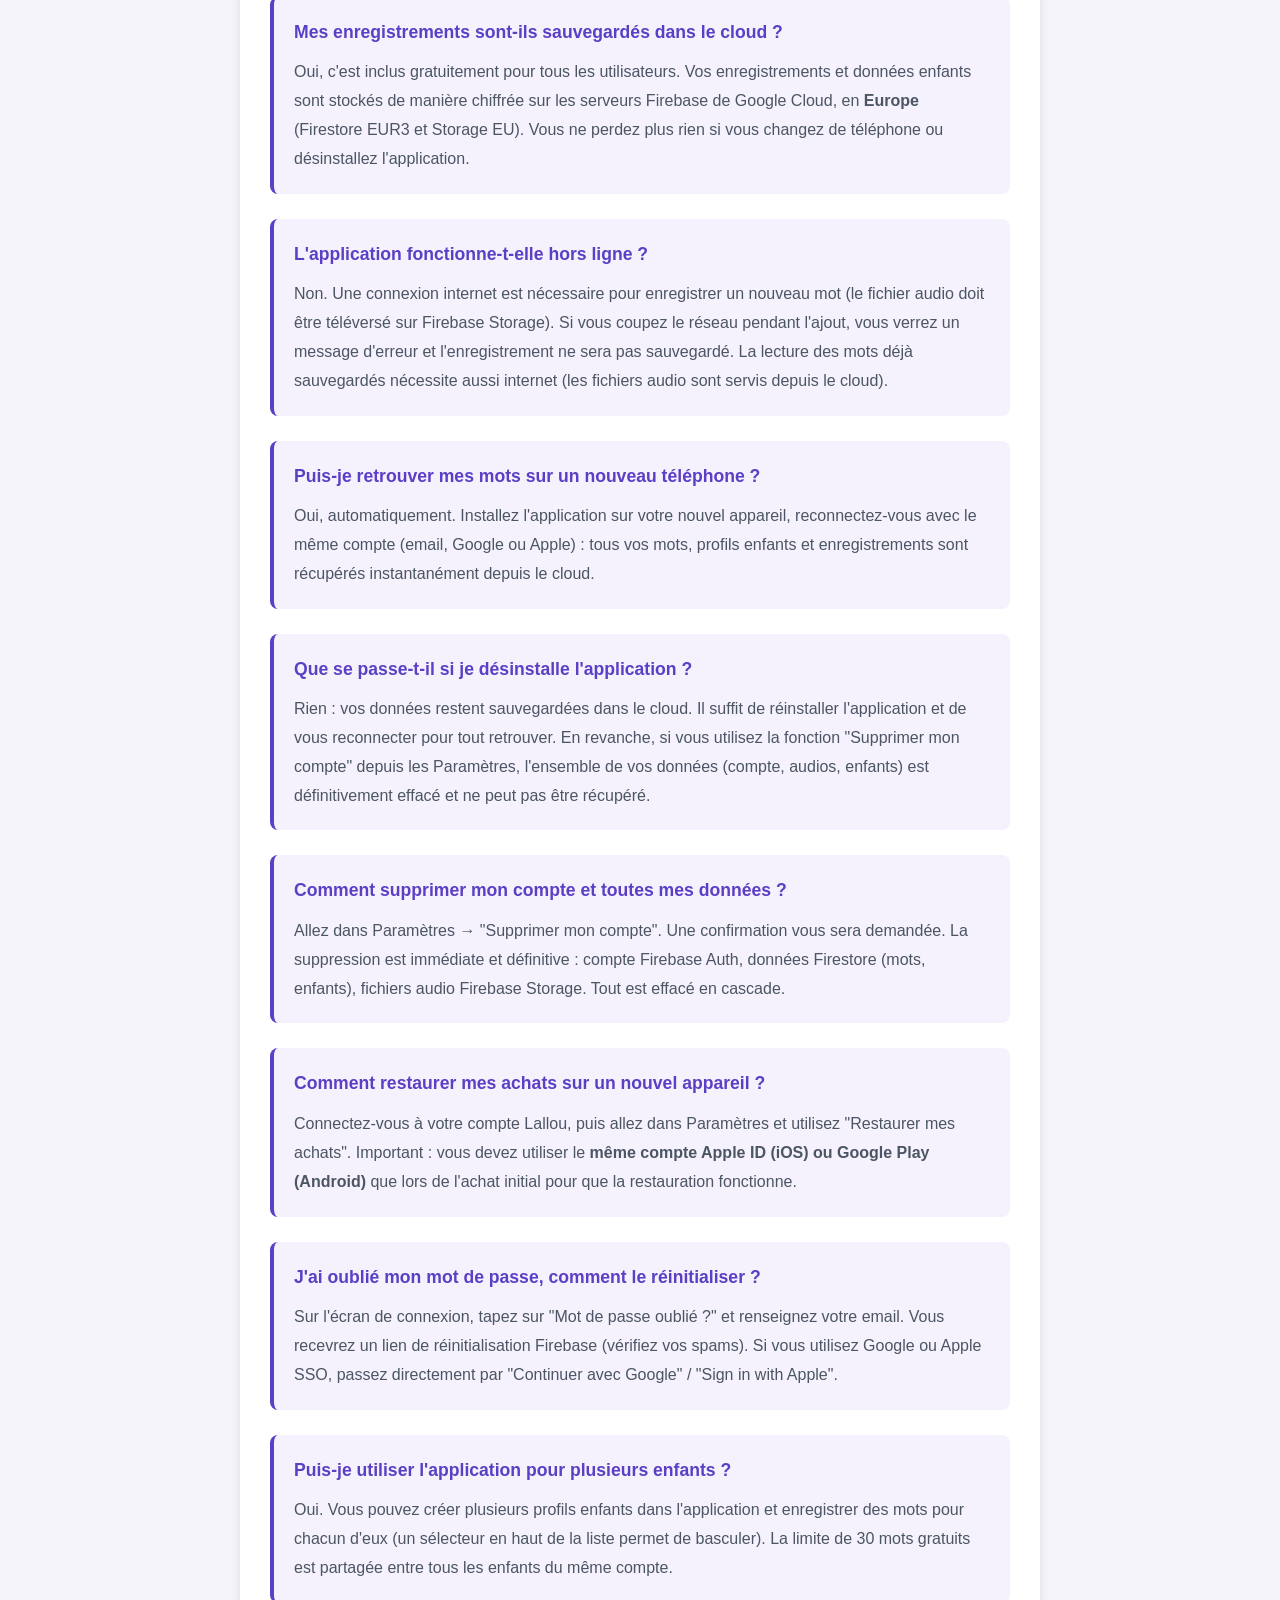
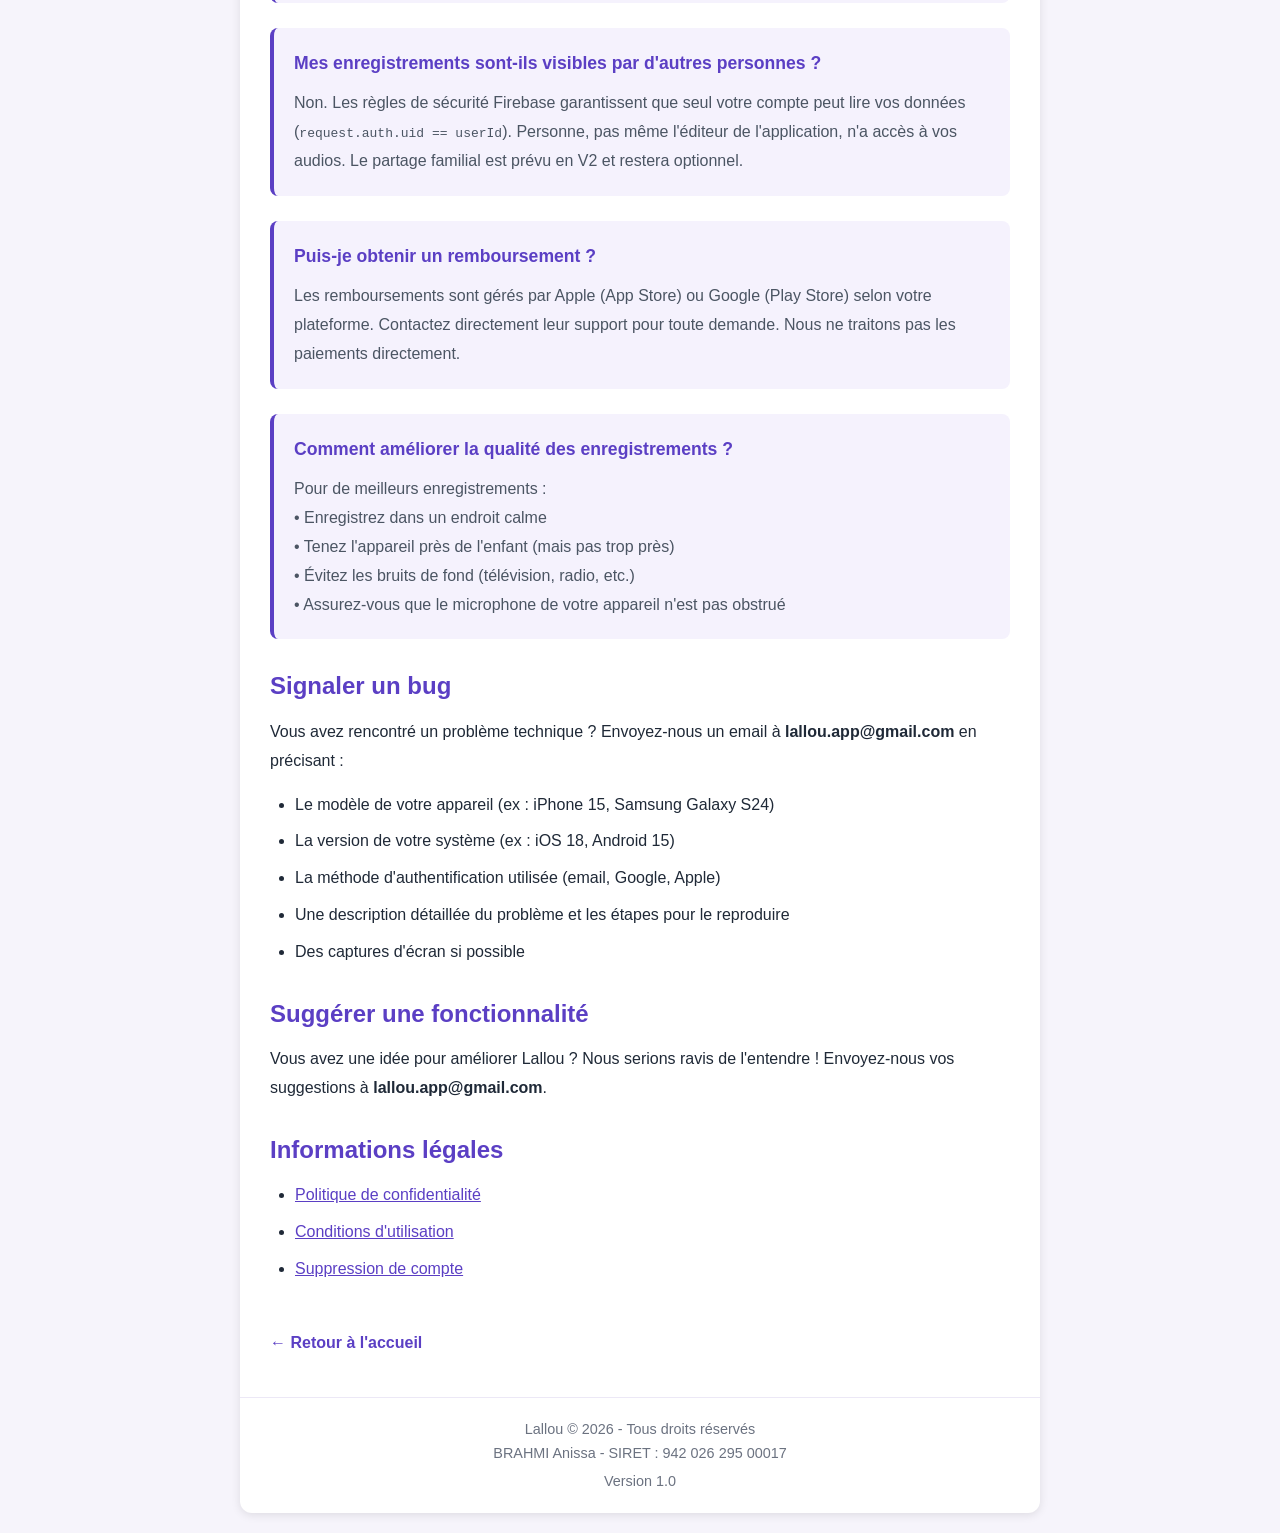
<file: support.html>
<!DOCTYPE html>
<html lang="fr">
<head>
    <meta charset="UTF-8">
    <meta name="viewport" content="width=device-width, initial-scale=1.0">
    <title>Support - Lallou</title>
    <link rel="icon" type="image/png" href="images/icon.png">
    <link rel="apple-touch-icon" href="images/icon.png">
    <link rel="stylesheet" href="styles.css?v=2">
</head>
<body>
    <div class="container">
        <header>
            <h1>Support</h1>
            <p class="subtitle">Nous sommes là pour vous aider !</p>
        </header>

        <div class="content">
            <div class="contact-box">
                <h2>Contactez-nous</h2>
                <p>Une question ? Un problème ? Une suggestion ?</p>
                <a href="mailto:lallou.app@gmail.com">lallou.app@gmail.com</a>
                <p class="contact-note">
                    Nous répondons généralement sous 48h
                </p>
            </div>

            <h2>Télécharger l'application</h2>
            <div class="store-links">
                <a href="https://apps.apple.com/fr/app/id6806810960" class="store-link">
                    <svg class="icon" viewBox="0 0 24 24" aria-hidden="true"><path d="M12.152 6.896c-.948 0-2.415-1.078-3.96-1.04-2.04.027-3.91 1.183-4.961 3.014-2.117 3.675-.546 9.103 1.519 12.09 1.013 1.454 2.208 3.09 3.792 3.039 1.52-.065 2.09-.987 3.935-.987 1.831 0 2.35.987 3.96.948 1.637-.026 2.676-1.48 3.676-2.948 1.156-1.688 1.636-3.325 1.662-3.415-.039-.013-3.182-1.221-3.22-4.857-.026-3.04 2.48-4.494 2.597-4.559-1.429-2.09-3.623-2.324-4.39-2.376-2-.156-3.675 1.09-4.61 1.09zM15.53 3.83c.843-1.012 1.4-2.427 1.245-3.83-1.207.052-2.662.805-3.532 1.818-.78.896-1.454 2.338-1.273 3.714 1.338.104 2.715-.688 3.559-1.701"/></svg>App Store<br>
                    <small>Disponible</small>
                </a>
                <a href="beta.html" class="store-link">
                    <svg class="icon" viewBox="0 0 24 24" aria-hidden="true"><path d="M22.018 13.298l-3.919 2.218-3.515-3.493 3.543-3.521 3.891 2.202a1.49 1.49 0 0 1 0 2.594zM1.337.924a1.486 1.486 0 0 0-.112.568v21.017c0 .217.045.419.124.6l11.155-11.087L1.337.924zm12.207 10.065l3.258-3.238L3.45.195a1.466 1.466 0 0 0-.946-.179l11.04 10.973zm0 2.067l-11 10.933c.298.036.612-.016.906-.183l13.324-7.54-3.23-3.21z"/></svg>Google Play<br>
                    <small>Bientôt disponible · accès anticipé</small>
                </a>
            </div>

            <h2>Questions fréquentes (FAQ)</h2>

            <div class="faq-item">
                <div class="faq-question">Faut-il créer un compte pour utiliser l'application ?</div>
                <div class="faq-answer">
                    Oui. Lallou nécessite un compte pour pouvoir sauvegarder vos enregistrements dans le cloud et les retrouver sur tous vos appareils. Vous pouvez vous inscrire en quelques secondes via votre email, votre compte Google ou Apple (Sign in with Apple).
                </div>
            </div>

            <div class="faq-item">
                <div class="faq-question">Comment enregistrer le premier mot de mon enfant ?</div>
                <div class="faq-answer">
                    Appuyez sur le bouton "+" en bas à droite de l'écran d'accueil, tapez le mot, sélectionnez une catégorie (facultatif), puis appuyez sur le bouton rouge pour démarrer l'enregistrement. L'enregistrement s'arrête automatiquement au bout de 10 secondes (ou plus tôt si vous appuyez sur stop). Tapez ensuite sur "Sauvegarder" pour téléverser le mot dans le cloud.
                </div>
            </div>

            <div class="faq-item">
                <div class="faq-question">Puis-je enregistrer plusieurs versions du même mot ?</div>
                <div class="faq-answer">
                    Oui, c'est même l'une des fonctionnalités clés ! Ouvrez le mot existant depuis la liste, puis tapez sur "Ajouter un nouvel enregistrement". Une timeline conserve toutes les versions avec l'âge de l'enfant à chaque enregistrement.
                </div>
            </div>

            <div class="faq-item">
                <div class="faq-question">Combien de mots puis-je enregistrer gratuitement ?</div>
                <div class="faq-answer">
                    La version gratuite vous permet d'enregistrer jusqu'à 30 mots, partagés entre tous les profils enfants de votre compte. Le nombre d'enregistrements par mot est illimité (vous pouvez capturer l'évolution de la prononciation). La version Premium (12,99€, paiement unique) supprime cette limite.
                </div>
            </div>

            <div class="faq-item">
                <div class="faq-question">Mes enregistrements sont-ils sauvegardés dans le cloud ?</div>
                <div class="faq-answer">
                    Oui, c'est inclus gratuitement pour tous les utilisateurs. Vos enregistrements et données enfants sont stockés de manière chiffrée sur les serveurs Firebase de Google Cloud, en <strong>Europe</strong> (Firestore EUR3 et Storage EU). Vous ne perdez plus rien si vous changez de téléphone ou désinstallez l'application.
                </div>
            </div>

            <div class="faq-item">
                <div class="faq-question">L'application fonctionne-t-elle hors ligne ?</div>
                <div class="faq-answer">
                    Non. Une connexion internet est nécessaire pour enregistrer un nouveau mot (le fichier audio doit être téléversé sur Firebase Storage). Si vous coupez le réseau pendant l'ajout, vous verrez un message d'erreur et l'enregistrement ne sera pas sauvegardé. La lecture des mots déjà sauvegardés nécessite aussi internet (les fichiers audio sont servis depuis le cloud).
                </div>
            </div>

            <div class="faq-item">
                <div class="faq-question">Puis-je retrouver mes mots sur un nouveau téléphone ?</div>
                <div class="faq-answer">
                    Oui, automatiquement. Installez l'application sur votre nouvel appareil, reconnectez-vous avec le même compte (email, Google ou Apple) : tous vos mots, profils enfants et enregistrements sont récupérés instantanément depuis le cloud.
                </div>
            </div>

            <div class="faq-item">
                <div class="faq-question">Que se passe-t-il si je désinstalle l'application ?</div>
                <div class="faq-answer">
                    Rien : vos données restent sauvegardées dans le cloud. Il suffit de réinstaller l'application et de vous reconnecter pour tout retrouver. En revanche, si vous utilisez la fonction "Supprimer mon compte" depuis les Paramètres, l'ensemble de vos données (compte, audios, enfants) est définitivement effacé et ne peut pas être récupéré.
                </div>
            </div>

            <div class="faq-item">
                <div class="faq-question">Comment supprimer mon compte et toutes mes données ?</div>
                <div class="faq-answer">
                    Allez dans Paramètres → "Supprimer mon compte". Une confirmation vous sera demandée. La suppression est immédiate et définitive : compte Firebase Auth, données Firestore (mots, enfants), fichiers audio Firebase Storage. Tout est effacé en cascade.
                </div>
            </div>

            <div class="faq-item">
                <div class="faq-question">Comment restaurer mes achats sur un nouvel appareil ?</div>
                <div class="faq-answer">
                    Connectez-vous à votre compte Lallou, puis allez dans Paramètres et utilisez "Restaurer mes achats". Important : vous devez utiliser le <strong>même compte Apple ID (iOS) ou Google Play (Android)</strong> que lors de l'achat initial pour que la restauration fonctionne.
                </div>
            </div>

            <div class="faq-item">
                <div class="faq-question">J'ai oublié mon mot de passe, comment le réinitialiser ?</div>
                <div class="faq-answer">
                    Sur l'écran de connexion, tapez sur "Mot de passe oublié ?" et renseignez votre email. Vous recevrez un lien de réinitialisation Firebase (vérifiez vos spams). Si vous utilisez Google ou Apple SSO, passez directement par "Continuer avec Google" / "Sign in with Apple".
                </div>
            </div>

            <div class="faq-item">
                <div class="faq-question">Puis-je utiliser l'application pour plusieurs enfants ?</div>
                <div class="faq-answer">
                    Oui. Vous pouvez créer plusieurs profils enfants dans l'application et enregistrer des mots pour chacun d'eux (un sélecteur en haut de la liste permet de basculer). La limite de 30 mots gratuits est partagée entre tous les enfants du même compte.
                </div>
            </div>

            <div class="faq-item">
                <div class="faq-question">Mes enregistrements sont-ils visibles par d'autres personnes ?</div>
                <div class="faq-answer">
                    Non. Les règles de sécurité Firebase garantissent que seul votre compte peut lire vos données (<code>request.auth.uid == userId</code>). Personne, pas même l'éditeur de l'application, n'a accès à vos audios. Le partage familial est prévu en V2 et restera optionnel.
                </div>
            </div>

            <div class="faq-item">
                <div class="faq-question">Puis-je obtenir un remboursement ?</div>
                <div class="faq-answer">
                    Les remboursements sont gérés par Apple (App Store) ou Google (Play Store) selon votre plateforme. Contactez directement leur support pour toute demande. Nous ne traitons pas les paiements directement.
                </div>
            </div>

            <div class="faq-item">
                <div class="faq-question">Comment améliorer la qualité des enregistrements ?</div>
                <div class="faq-answer">
                    Pour de meilleurs enregistrements :<br>
                    • Enregistrez dans un endroit calme<br>
                    • Tenez l'appareil près de l'enfant (mais pas trop près)<br>
                    • Évitez les bruits de fond (télévision, radio, etc.)<br>
                    • Assurez-vous que le microphone de votre appareil n'est pas obstrué
                </div>
            </div>

            <h2>Signaler un bug</h2>
            <p>
                Vous avez rencontré un problème technique ? Envoyez-nous un email à <strong>lallou.app@gmail.com</strong> en précisant :
            </p>
            <ul>
                <li>Le modèle de votre appareil (ex : iPhone 15, Samsung Galaxy S24)</li>
                <li>La version de votre système (ex : iOS 18, Android 15)</li>
                <li>La méthode d'authentification utilisée (email, Google, Apple)</li>
                <li>Une description détaillée du problème et les étapes pour le reproduire</li>
                <li>Des captures d'écran si possible</li>
            </ul>

            <h2>Suggérer une fonctionnalité</h2>
            <p>
                Vous avez une idée pour améliorer Lallou ? Nous serions ravis de l'entendre ! Envoyez-nous vos suggestions à <strong>lallou.app@gmail.com</strong>.
            </p>

            <h2>Informations légales</h2>
            <ul>
                <li><a href="privacy-policy.html">Politique de confidentialité</a></li>
                <li><a href="terms-of-service.html">Conditions d'utilisation</a></li>
                <li><a href="suppression-compte.html">Suppression de compte</a></li>
            </ul>

            <a href="index.html" class="back-link">← Retour à l'accueil</a>
        </div>

        <footer>
            <p>Lallou © 2026 - Tous droits réservés</p>
            <p>BRAHMI Anissa - SIRET : 942 026 295 00017</p>
            <p class="version">Version 1.0</p>
        </footer>
    </div>
</body>
</html>
</file>
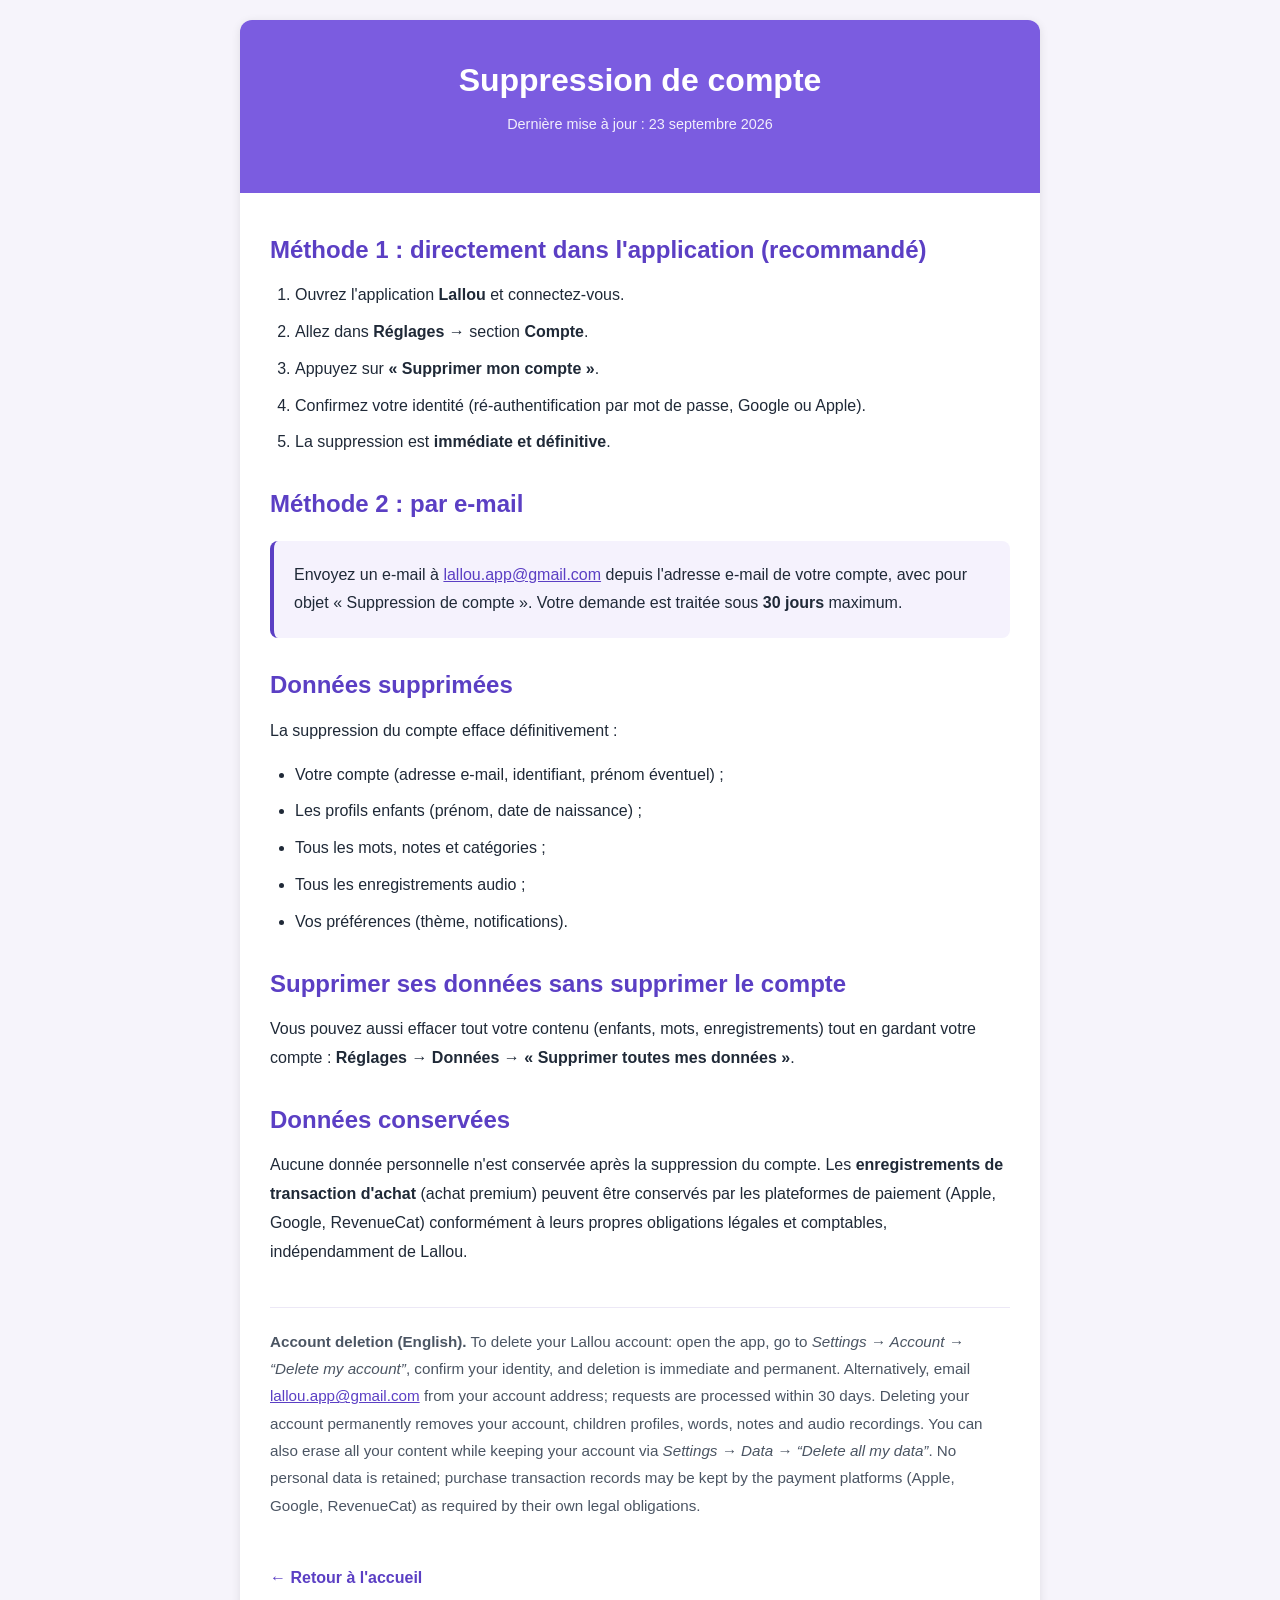
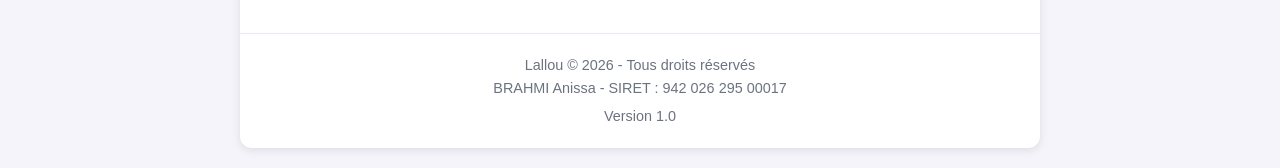
<file: suppression-compte.html>
<!DOCTYPE html>
<html lang="fr">
<head>
    <meta charset="UTF-8">
    <meta name="viewport" content="width=device-width, initial-scale=1.0">
    <title>Suppression de compte - Lallou</title>
    <link rel="icon" type="image/png" href="images/icon.png">
    <link rel="apple-touch-icon" href="images/icon.png">
    <link rel="stylesheet" href="styles.css?v=2">
</head>
<body>
    <div class="container">
        <header>
            <h1>Suppression de compte</h1>
            <p class="date">Dernière mise à jour : 23 septembre 2026</p>
        </header>

        <div class="content">
            <h2>Méthode 1 : directement dans l'application (recommandé)</h2>
            <ol>
                <li>Ouvrez l'application <strong>Lallou</strong> et connectez-vous.</li>
                <li>Allez dans <strong>Réglages</strong> → section <strong>Compte</strong>.</li>
                <li>Appuyez sur <strong>« Supprimer mon compte »</strong>.</li>
                <li>Confirmez votre identité (ré-authentification par mot de passe, Google ou Apple).</li>
                <li>La suppression est <strong>immédiate et définitive</strong>.</li>
            </ol>

            <h2>Méthode 2 : par e-mail</h2>
            <div class="info">
                <p>
                    Envoyez un e-mail à <a href="mailto:lallou.app@gmail.com?subject=Suppression%20de%20compte%20Lallou">lallou.app@gmail.com</a>
                    depuis l'adresse e-mail de votre compte, avec pour objet « Suppression de compte ».
                    Votre demande est traitée sous <strong>30 jours</strong> maximum.
                </p>
            </div>

            <h2 id="donnees-supprimees">Données supprimées</h2>
            <p>La suppression du compte efface définitivement&nbsp;:</p>
            <ul>
                <li>Votre compte (adresse e-mail, identifiant, prénom éventuel) ;</li>
                <li>Les profils enfants (prénom, date de naissance) ;</li>
                <li>Tous les mots, notes et catégories ;</li>
                <li>Tous les enregistrements audio ;</li>
                <li>Vos préférences (thème, notifications).</li>
            </ul>

            <h2>Supprimer ses données sans supprimer le compte</h2>
            <p>
                Vous pouvez aussi effacer tout votre contenu (enfants, mots, enregistrements) tout en gardant votre compte&nbsp;:
                <strong>Réglages → Données → « Supprimer toutes mes données »</strong>.
            </p>

            <h2>Données conservées</h2>
            <p>
                Aucune donnée personnelle n'est conservée après la suppression du compte. Les
                <strong>enregistrements de transaction d'achat</strong> (achat premium) peuvent être conservés par
                les plateformes de paiement (Apple, Google, RevenueCat) conformément à leurs propres obligations
                légales et comptables, indépendamment de Lallou.
            </p>

            <div class="translation" lang="en">
                <p>
                    <strong>Account deletion (English).</strong> To delete your Lallou account: open the app, go to
                    <em>Settings → Account → “Delete my account”</em>, confirm your identity, and deletion is immediate and
                    permanent. Alternatively, email <a href="mailto:lallou.app@gmail.com">lallou.app@gmail.com</a> from your
                    account address; requests are processed within 30 days. Deleting your account permanently removes your
                    account, children profiles, words, notes and audio recordings. You can also erase all your content while
                    keeping your account via <em>Settings → Data → “Delete all my data”</em>. No personal data is retained;
                    purchase transaction records may be kept by the payment platforms (Apple, Google, RevenueCat) as required
                    by their own legal obligations.
                </p>
            </div>

            <a href="index.html" class="back-link">← Retour à l'accueil</a>
        </div>

        <footer>
            <p>Lallou © 2026 - Tous droits réservés</p>
            <p>BRAHMI Anissa - SIRET : 942 026 295 00017</p>
            <p class="version">Version 1.0</p>
        </footer>
    </div>
</body>
</html>
</file>
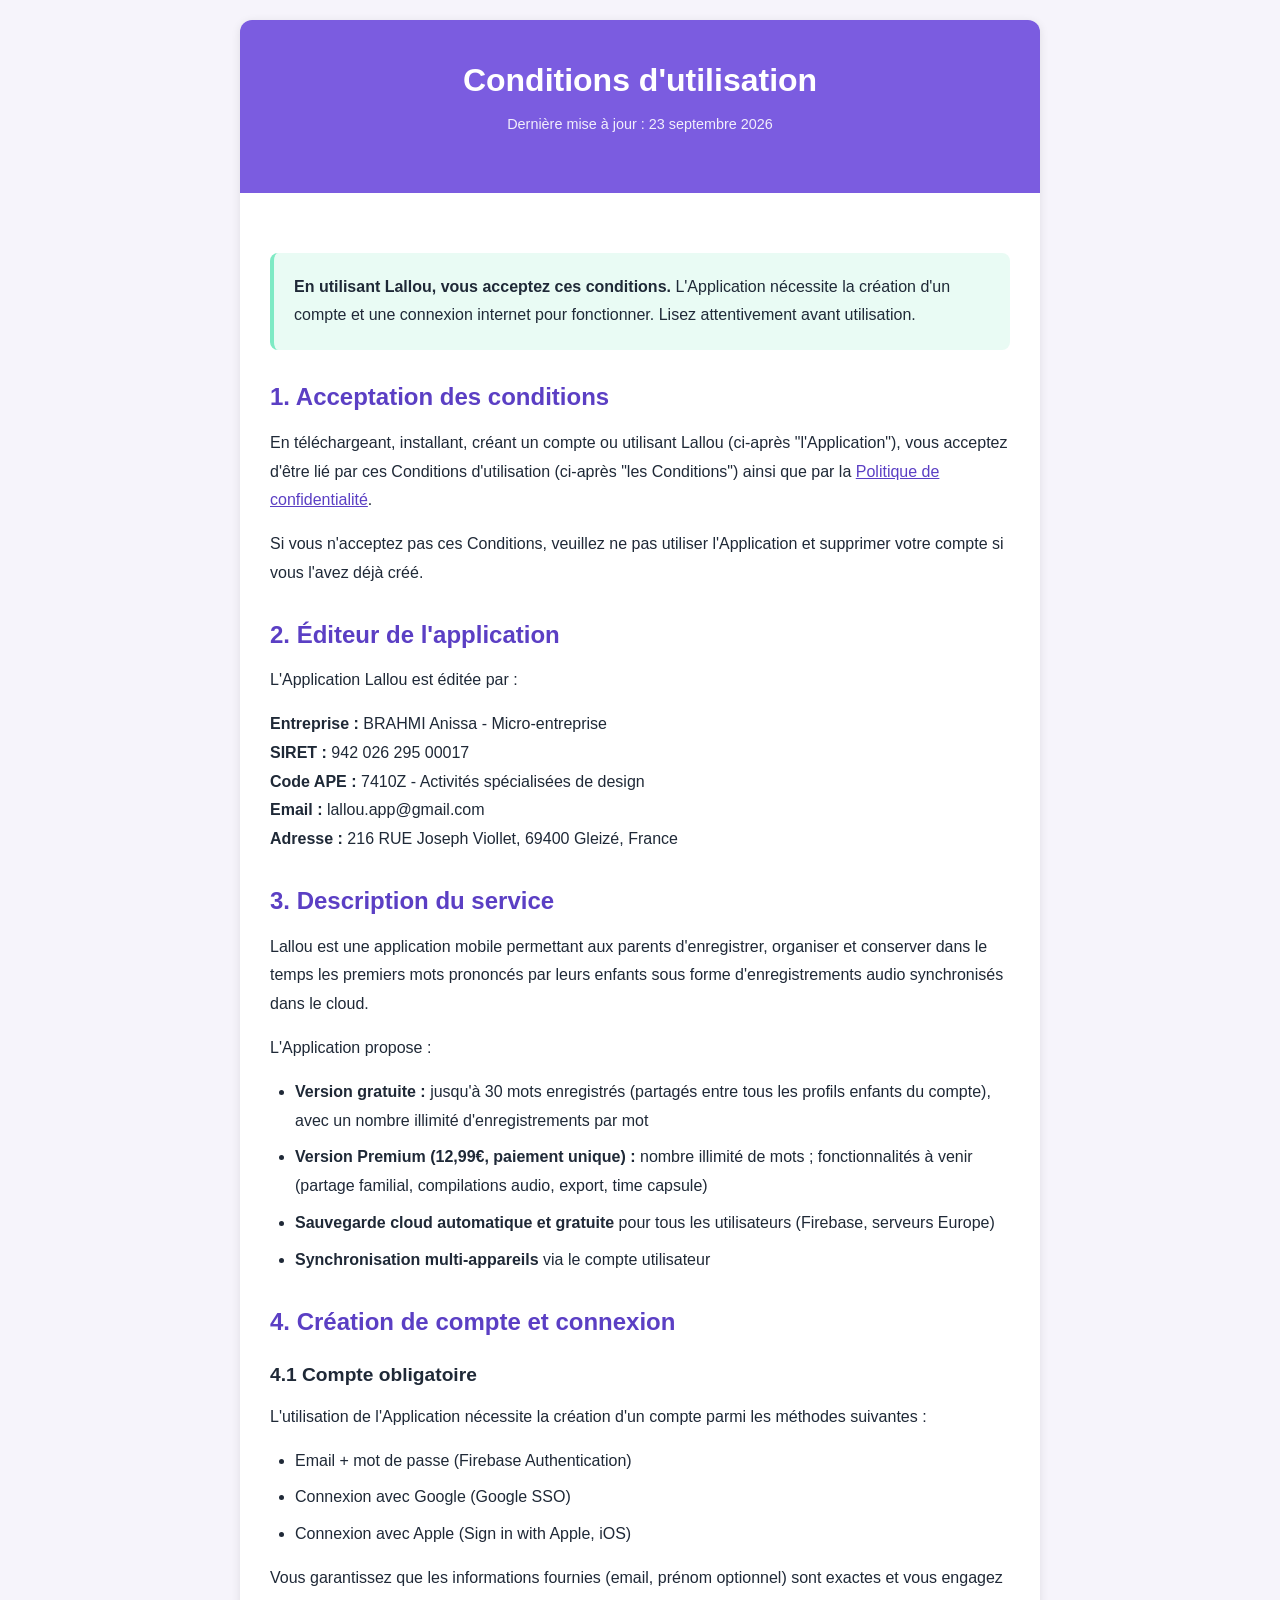
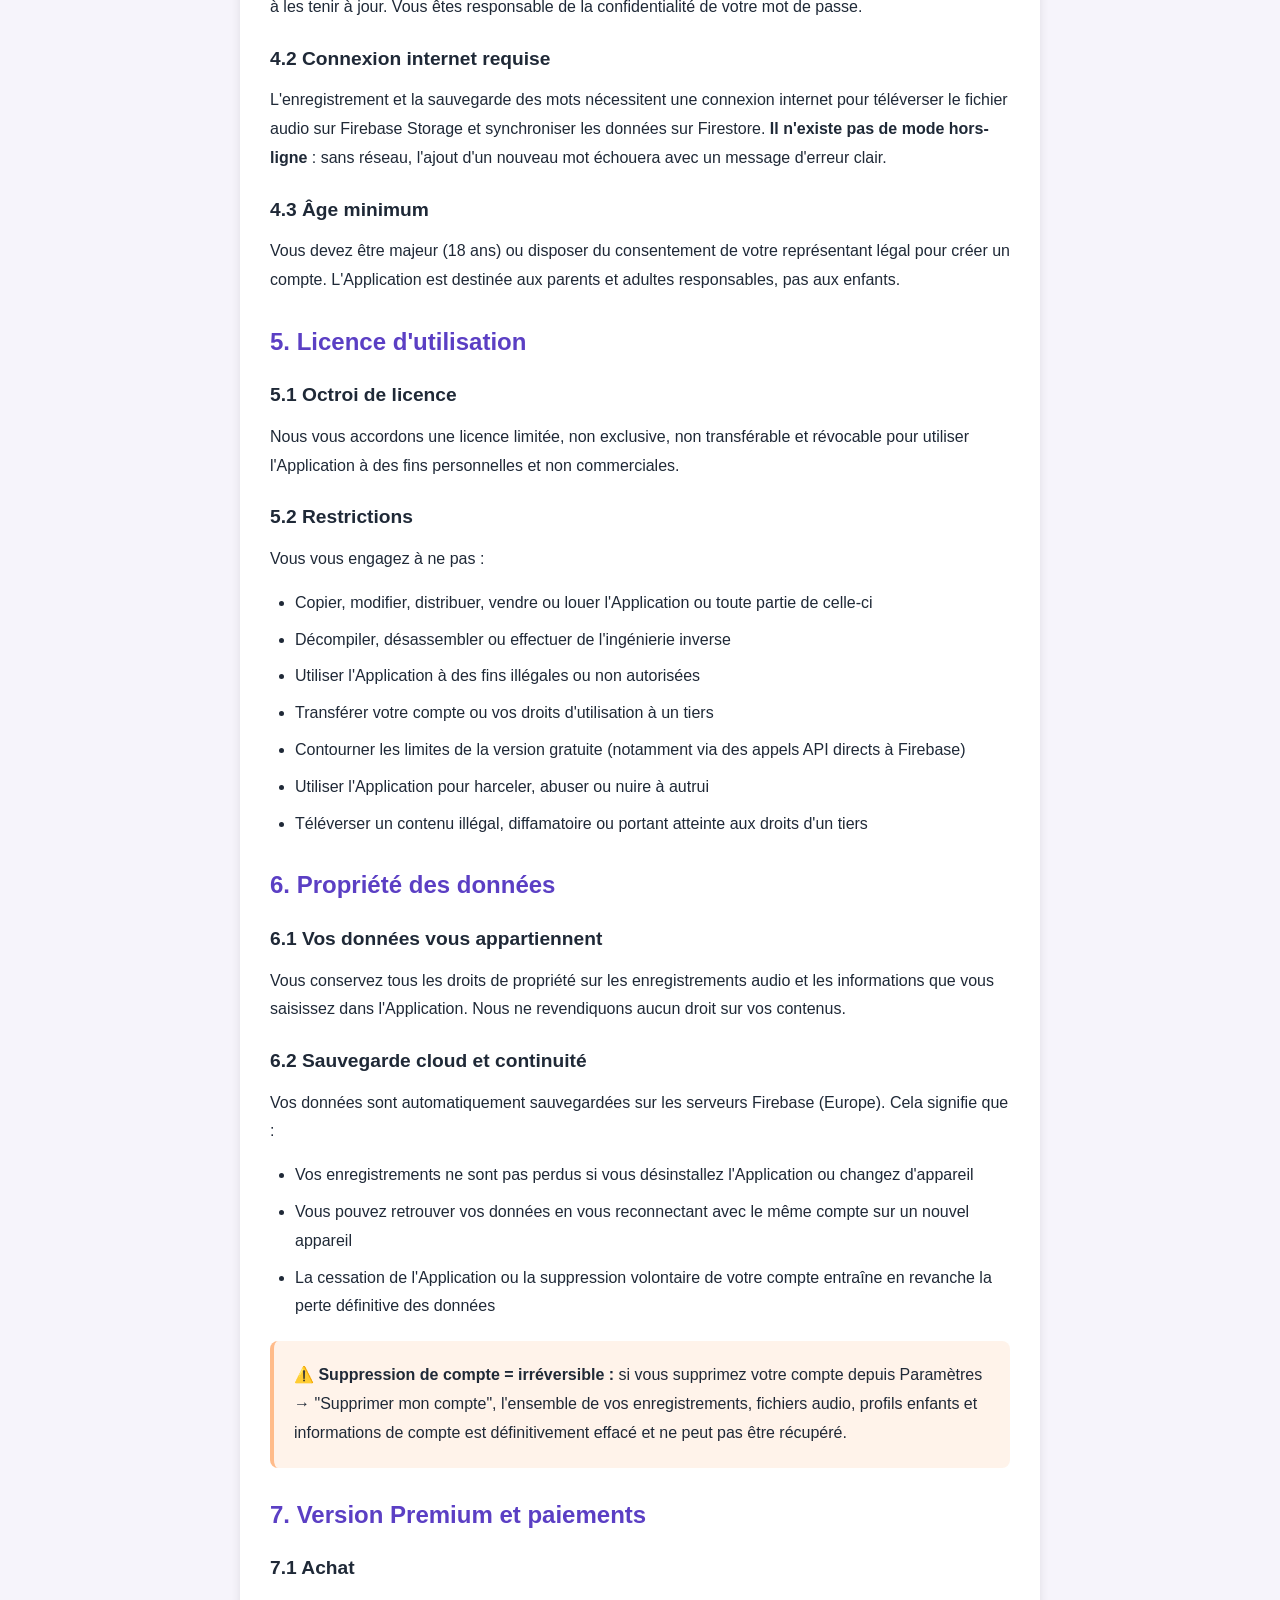
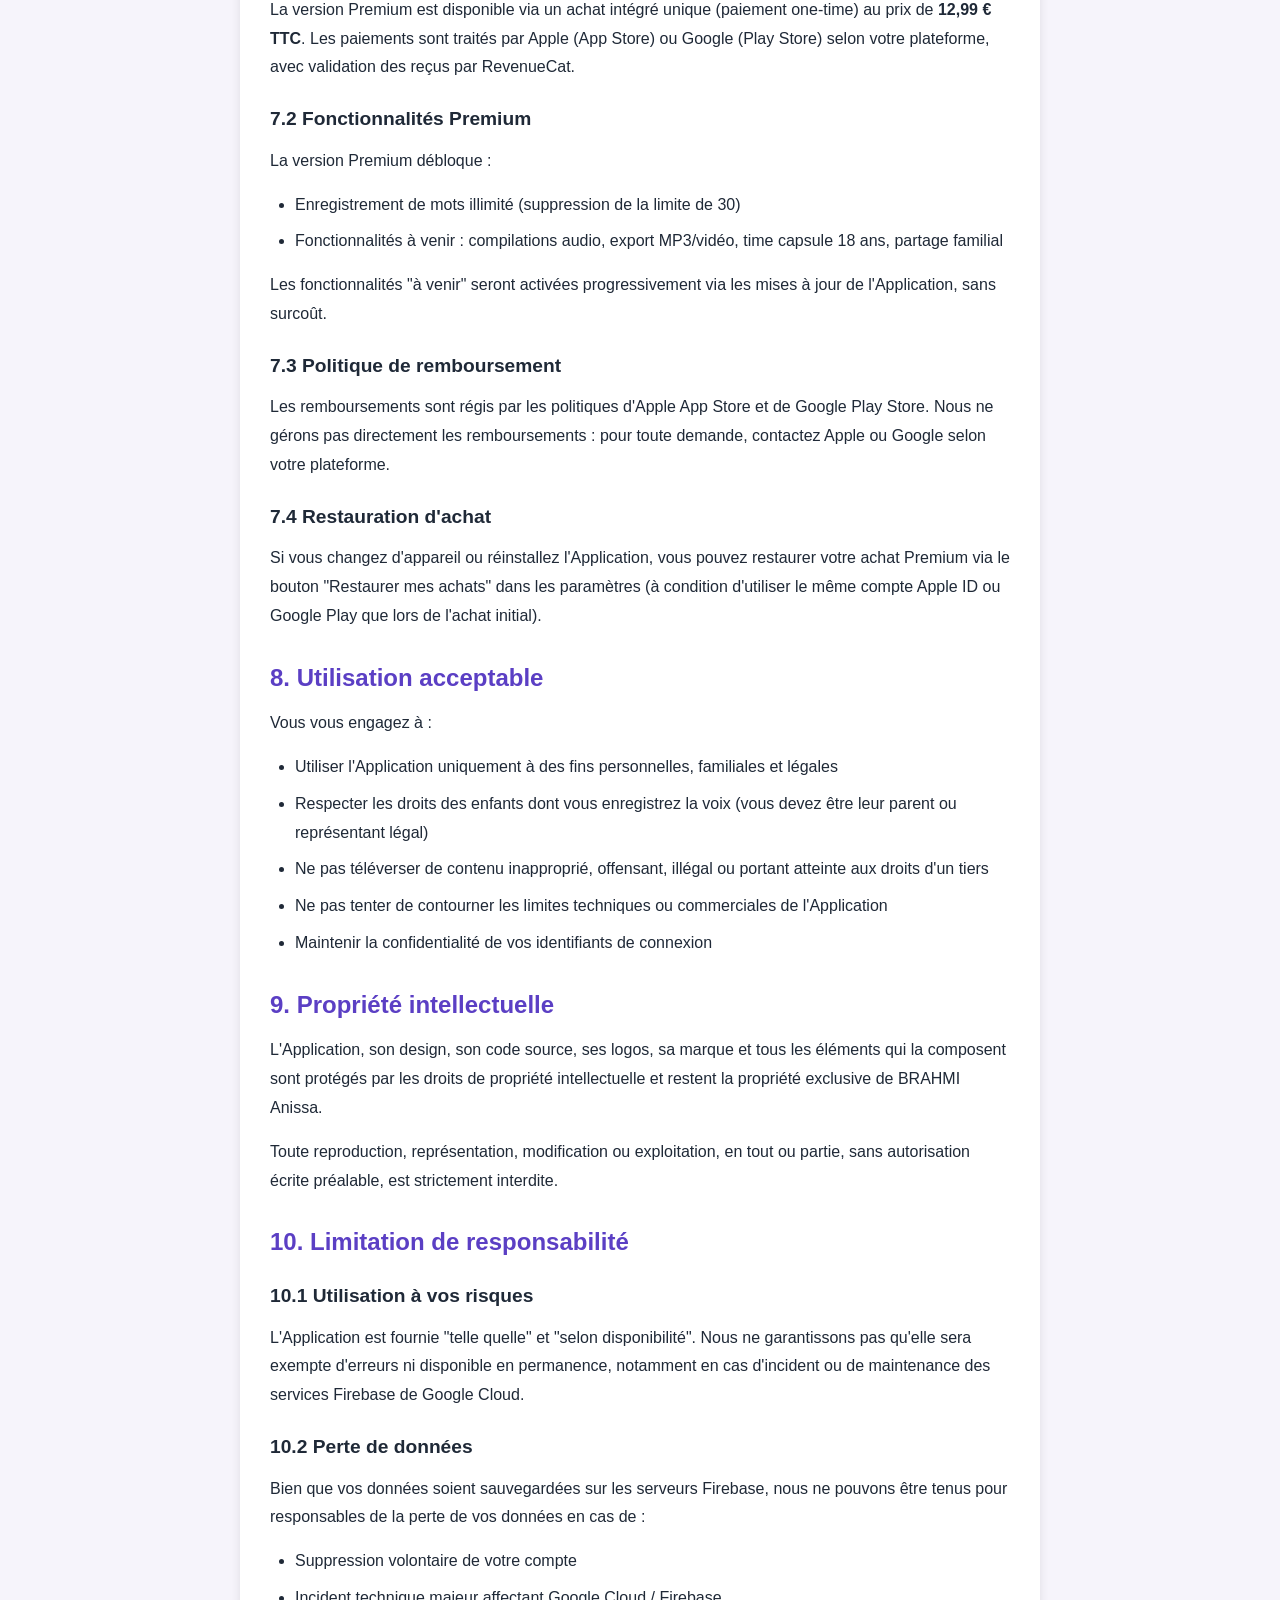
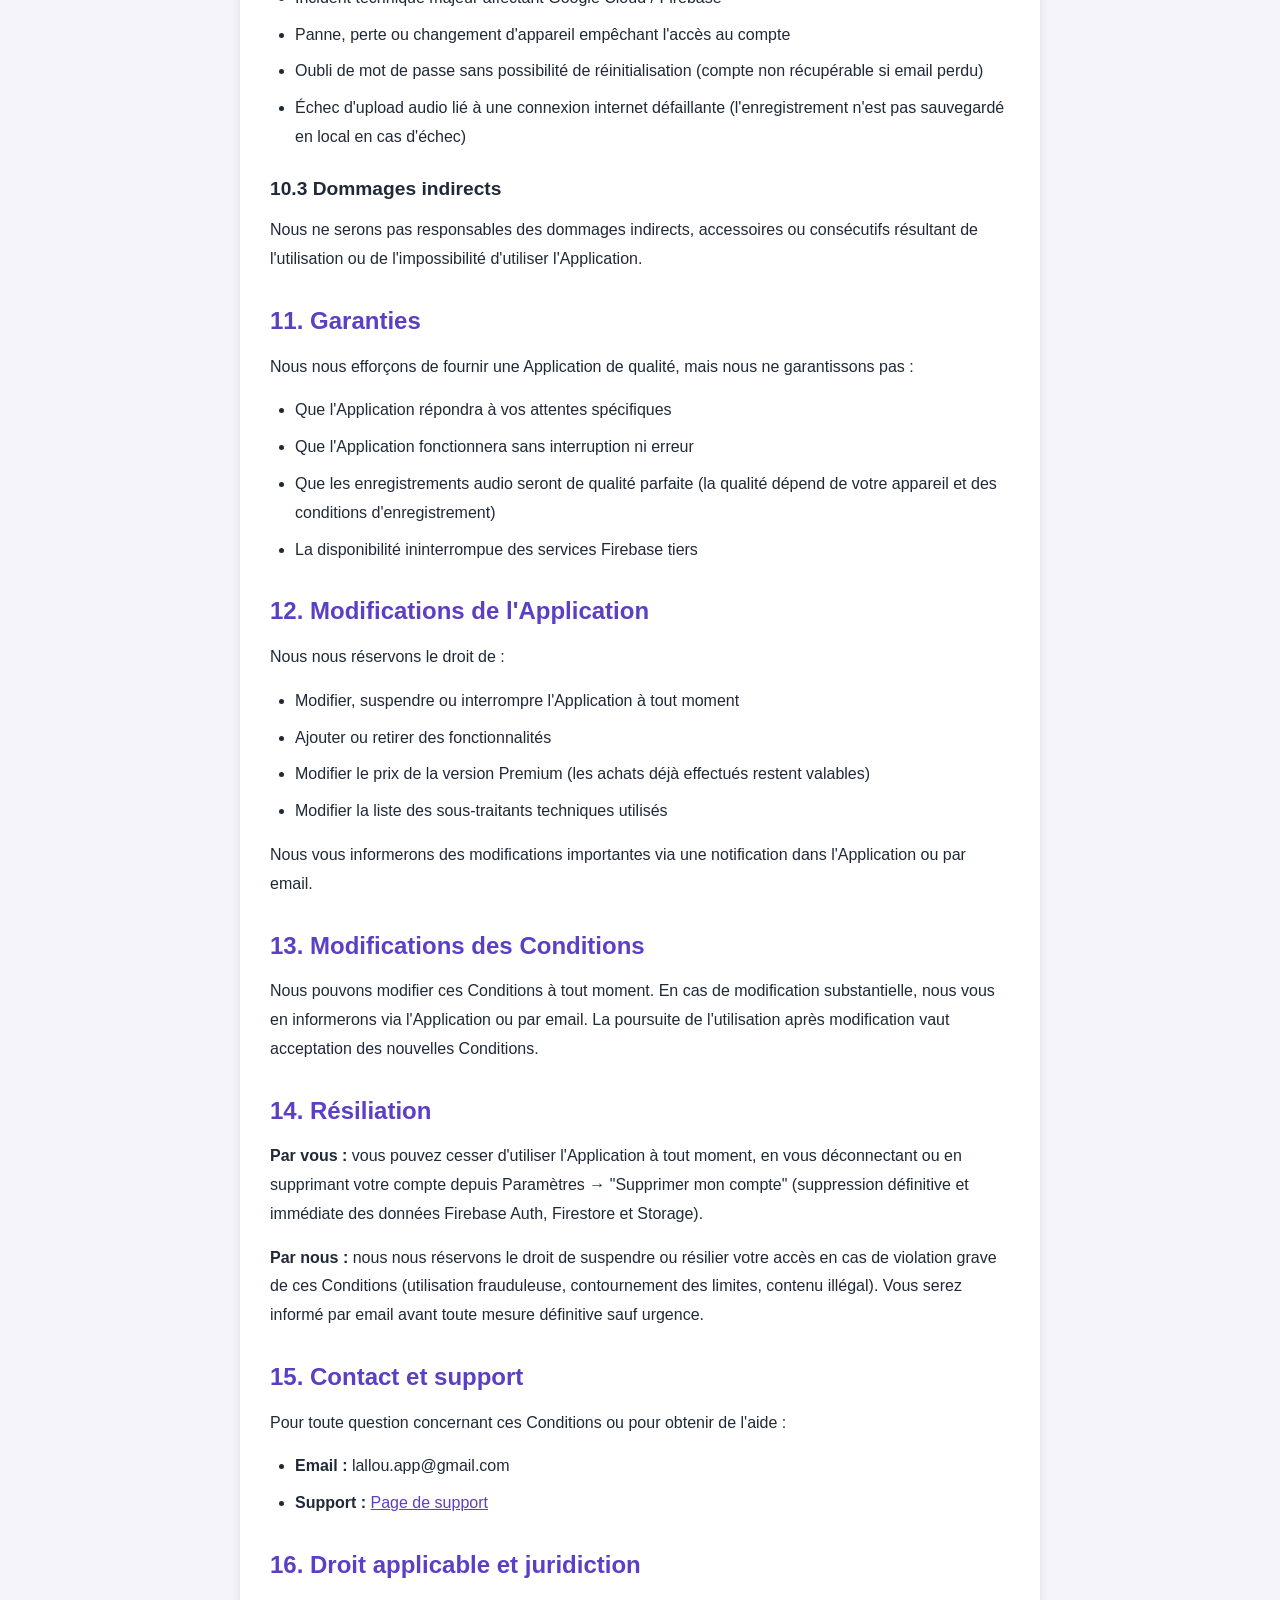
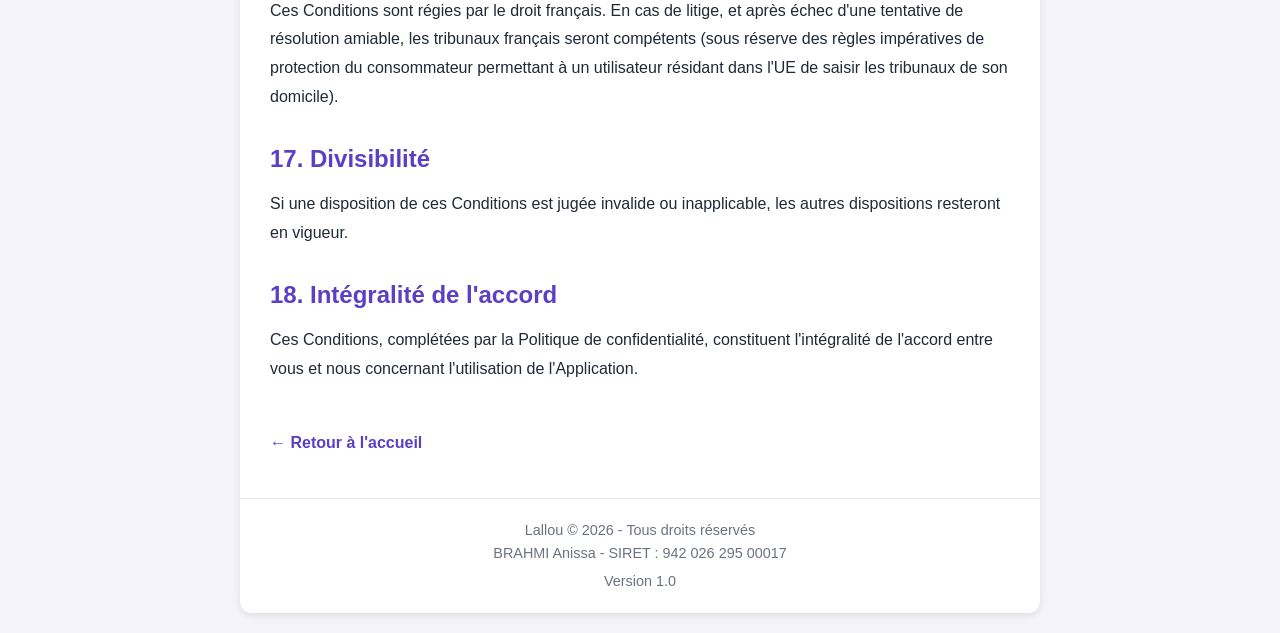
<file: terms-of-service.html>
<!DOCTYPE html>
<html lang="fr">
<head>
    <meta charset="UTF-8">
    <meta name="viewport" content="width=device-width, initial-scale=1.0">
    <title>Conditions d'utilisation - Lallou</title>
    <link rel="icon" type="image/png" href="images/icon.png">
    <link rel="apple-touch-icon" href="images/icon.png">
    <link rel="stylesheet" href="styles.css?v=2">
</head>
<body>
    <div class="container">
        <header>
            <h1>Conditions d'utilisation</h1>
            <p class="date">Dernière mise à jour : 23 septembre 2026</p>
        </header>

        <div class="content">
            <div class="highlight">
                <strong>En utilisant Lallou, vous acceptez ces conditions.</strong> L'Application nécessite la création d'un compte et une connexion internet pour fonctionner. Lisez attentivement avant utilisation.
            </div>

            <h2>1. Acceptation des conditions</h2>
            <p>
                En téléchargeant, installant, créant un compte ou utilisant Lallou (ci-après "l'Application"), vous acceptez d'être lié par ces Conditions d'utilisation (ci-après "les Conditions") ainsi que par la <a href="privacy-policy.html">Politique de confidentialité</a>.
            </p>
            <p>
                Si vous n'acceptez pas ces Conditions, veuillez ne pas utiliser l'Application et supprimer votre compte si vous l'avez déjà créé.
            </p>

            <h2>2. Éditeur de l'application</h2>
            <p>
                L'Application Lallou est éditée par :
            </p>
            <p>
                <strong>Entreprise :</strong> BRAHMI Anissa - Micro-entreprise<br>
                <strong>SIRET :</strong> 942 026 295 00017<br>
                <strong>Code APE :</strong> 7410Z - Activités spécialisées de design<br>
                <strong>Email :</strong> lallou.app@gmail.com<br>
                <strong>Adresse :</strong> 216 RUE Joseph Viollet, 69400 Gleizé, France
            </p>

            <h2>3. Description du service</h2>
            <p>
                Lallou est une application mobile permettant aux parents d'enregistrer, organiser et conserver dans le temps les premiers mots prononcés par leurs enfants sous forme d'enregistrements audio synchronisés dans le cloud.
            </p>
            <p>
                L'Application propose :
            </p>
            <ul>
                <li><strong>Version gratuite :</strong> jusqu'à 30 mots enregistrés (partagés entre tous les profils enfants du compte), avec un nombre illimité d'enregistrements par mot</li>
                <li><strong>Version Premium (12,99€, paiement unique) :</strong> nombre illimité de mots ; fonctionnalités à venir (partage familial, compilations audio, export, time capsule)</li>
                <li><strong>Sauvegarde cloud automatique et gratuite</strong> pour tous les utilisateurs (Firebase, serveurs Europe)</li>
                <li><strong>Synchronisation multi-appareils</strong> via le compte utilisateur</li>
            </ul>

            <h2>4. Création de compte et connexion</h2>

            <h3>4.1 Compte obligatoire</h3>
            <p>
                L'utilisation de l'Application nécessite la création d'un compte parmi les méthodes suivantes :
            </p>
            <ul>
                <li>Email + mot de passe (Firebase Authentication)</li>
                <li>Connexion avec Google (Google SSO)</li>
                <li>Connexion avec Apple (Sign in with Apple, iOS)</li>
            </ul>
            <p>
                Vous garantissez que les informations fournies (email, prénom optionnel) sont exactes et vous engagez à les tenir à jour. Vous êtes responsable de la confidentialité de votre mot de passe.
            </p>

            <h3>4.2 Connexion internet requise</h3>
            <p>
                L'enregistrement et la sauvegarde des mots nécessitent une connexion internet pour téléverser le fichier audio sur Firebase Storage et synchroniser les données sur Firestore. <strong>Il n'existe pas de mode hors-ligne</strong> : sans réseau, l'ajout d'un nouveau mot échouera avec un message d'erreur clair.
            </p>

            <h3>4.3 Âge minimum</h3>
            <p>
                Vous devez être majeur (18 ans) ou disposer du consentement de votre représentant légal pour créer un compte. L'Application est destinée aux parents et adultes responsables, pas aux enfants.
            </p>

            <h2>5. Licence d'utilisation</h2>

            <h3>5.1 Octroi de licence</h3>
            <p>
                Nous vous accordons une licence limitée, non exclusive, non transférable et révocable pour utiliser l'Application à des fins personnelles et non commerciales.
            </p>

            <h3>5.2 Restrictions</h3>
            <p>Vous vous engagez à ne pas :</p>
            <ul>
                <li>Copier, modifier, distribuer, vendre ou louer l'Application ou toute partie de celle-ci</li>
                <li>Décompiler, désassembler ou effectuer de l'ingénierie inverse</li>
                <li>Utiliser l'Application à des fins illégales ou non autorisées</li>
                <li>Transférer votre compte ou vos droits d'utilisation à un tiers</li>
                <li>Contourner les limites de la version gratuite (notamment via des appels API directs à Firebase)</li>
                <li>Utiliser l'Application pour harceler, abuser ou nuire à autrui</li>
                <li>Téléverser un contenu illégal, diffamatoire ou portant atteinte aux droits d'un tiers</li>
            </ul>

            <h2>6. Propriété des données</h2>

            <h3>6.1 Vos données vous appartiennent</h3>
            <p>
                Vous conservez tous les droits de propriété sur les enregistrements audio et les informations que vous saisissez dans l'Application. Nous ne revendiquons aucun droit sur vos contenus.
            </p>

            <h3>6.2 Sauvegarde cloud et continuité</h3>
            <p>
                Vos données sont automatiquement sauvegardées sur les serveurs Firebase (Europe). Cela signifie que :
            </p>
            <ul>
                <li>Vos enregistrements ne sont pas perdus si vous désinstallez l'Application ou changez d'appareil</li>
                <li>Vous pouvez retrouver vos données en vous reconnectant avec le même compte sur un nouvel appareil</li>
                <li>La cessation de l'Application ou la suppression volontaire de votre compte entraîne en revanche la perte définitive des données</li>
            </ul>
            <div class="warning">
                <strong>⚠️ Suppression de compte = irréversible :</strong> si vous supprimez votre compte depuis Paramètres → "Supprimer mon compte", l'ensemble de vos enregistrements, fichiers audio, profils enfants et informations de compte est définitivement effacé et ne peut pas être récupéré.
            </div>

            <h2>7. Version Premium et paiements</h2>

            <h3>7.1 Achat</h3>
            <p>
                La version Premium est disponible via un achat intégré unique (paiement one-time) au prix de <strong>12,99 € TTC</strong>. Les paiements sont traités par Apple (App Store) ou Google (Play Store) selon votre plateforme, avec validation des reçus par RevenueCat.
            </p>

            <h3>7.2 Fonctionnalités Premium</h3>
            <p>La version Premium débloque :</p>
            <ul>
                <li>Enregistrement de mots illimité (suppression de la limite de 30)</li>
                <li>Fonctionnalités à venir : compilations audio, export MP3/vidéo, time capsule 18 ans, partage familial</li>
            </ul>
            <p>
                Les fonctionnalités "à venir" seront activées progressivement via les mises à jour de l'Application, sans surcoût.
            </p>

            <h3>7.3 Politique de remboursement</h3>
            <p>
                Les remboursements sont régis par les politiques d'Apple App Store et de Google Play Store. Nous ne gérons pas directement les remboursements : pour toute demande, contactez Apple ou Google selon votre plateforme.
            </p>

            <h3>7.4 Restauration d'achat</h3>
            <p>
                Si vous changez d'appareil ou réinstallez l'Application, vous pouvez restaurer votre achat Premium via le bouton "Restaurer mes achats" dans les paramètres (à condition d'utiliser le même compte Apple ID ou Google Play que lors de l'achat initial).
            </p>

            <h2>8. Utilisation acceptable</h2>
            <p>Vous vous engagez à :</p>
            <ul>
                <li>Utiliser l'Application uniquement à des fins personnelles, familiales et légales</li>
                <li>Respecter les droits des enfants dont vous enregistrez la voix (vous devez être leur parent ou représentant légal)</li>
                <li>Ne pas téléverser de contenu inapproprié, offensant, illégal ou portant atteinte aux droits d'un tiers</li>
                <li>Ne pas tenter de contourner les limites techniques ou commerciales de l'Application</li>
                <li>Maintenir la confidentialité de vos identifiants de connexion</li>
            </ul>

            <h2>9. Propriété intellectuelle</h2>
            <p>
                L'Application, son design, son code source, ses logos, sa marque et tous les éléments qui la composent sont protégés par les droits de propriété intellectuelle et restent la propriété exclusive de BRAHMI Anissa.
            </p>
            <p>
                Toute reproduction, représentation, modification ou exploitation, en tout ou partie, sans autorisation écrite préalable, est strictement interdite.
            </p>

            <h2>10. Limitation de responsabilité</h2>

            <h3>10.1 Utilisation à vos risques</h3>
            <p>
                L'Application est fournie "telle quelle" et "selon disponibilité". Nous ne garantissons pas qu'elle sera exempte d'erreurs ni disponible en permanence, notamment en cas d'incident ou de maintenance des services Firebase de Google Cloud.
            </p>

            <h3>10.2 Perte de données</h3>
            <p>
                Bien que vos données soient sauvegardées sur les serveurs Firebase, nous ne pouvons être tenus pour responsables de la perte de vos données en cas de :
            </p>
            <ul>
                <li>Suppression volontaire de votre compte</li>
                <li>Incident technique majeur affectant Google Cloud / Firebase</li>
                <li>Panne, perte ou changement d'appareil empêchant l'accès au compte</li>
                <li>Oubli de mot de passe sans possibilité de réinitialisation (compte non récupérable si email perdu)</li>
                <li>Échec d'upload audio lié à une connexion internet défaillante (l'enregistrement n'est pas sauvegardé en local en cas d'échec)</li>
            </ul>

            <h3>10.3 Dommages indirects</h3>
            <p>
                Nous ne serons pas responsables des dommages indirects, accessoires ou consécutifs résultant de l'utilisation ou de l'impossibilité d'utiliser l'Application.
            </p>

            <h2>11. Garanties</h2>
            <p>
                Nous nous efforçons de fournir une Application de qualité, mais nous ne garantissons pas :
            </p>
            <ul>
                <li>Que l'Application répondra à vos attentes spécifiques</li>
                <li>Que l'Application fonctionnera sans interruption ni erreur</li>
                <li>Que les enregistrements audio seront de qualité parfaite (la qualité dépend de votre appareil et des conditions d'enregistrement)</li>
                <li>La disponibilité ininterrompue des services Firebase tiers</li>
            </ul>

            <h2>12. Modifications de l'Application</h2>
            <p>
                Nous nous réservons le droit de :
            </p>
            <ul>
                <li>Modifier, suspendre ou interrompre l'Application à tout moment</li>
                <li>Ajouter ou retirer des fonctionnalités</li>
                <li>Modifier le prix de la version Premium (les achats déjà effectués restent valables)</li>
                <li>Modifier la liste des sous-traitants techniques utilisés</li>
            </ul>
            <p>
                Nous vous informerons des modifications importantes via une notification dans l'Application ou par email.
            </p>

            <h2>13. Modifications des Conditions</h2>
            <p>
                Nous pouvons modifier ces Conditions à tout moment. En cas de modification substantielle, nous vous en informerons via l'Application ou par email. La poursuite de l'utilisation après modification vaut acceptation des nouvelles Conditions.
            </p>

            <h2>14. Résiliation</h2>
            <p>
                <strong>Par vous :</strong> vous pouvez cesser d'utiliser l'Application à tout moment, en vous déconnectant ou en supprimant votre compte depuis Paramètres → "Supprimer mon compte" (suppression définitive et immédiate des données Firebase Auth, Firestore et Storage).
            </p>
            <p>
                <strong>Par nous :</strong> nous nous réservons le droit de suspendre ou résilier votre accès en cas de violation grave de ces Conditions (utilisation frauduleuse, contournement des limites, contenu illégal). Vous serez informé par email avant toute mesure définitive sauf urgence.
            </p>

            <h2>15. Contact et support</h2>
            <p>
                Pour toute question concernant ces Conditions ou pour obtenir de l'aide :
            </p>
            <ul>
                <li><strong>Email :</strong> lallou.app@gmail.com</li>
                <li><strong>Support :</strong> <a href="support.html">Page de support</a></li>
            </ul>

            <h2>16. Droit applicable et juridiction</h2>
            <p>
                Ces Conditions sont régies par le droit français. En cas de litige, et après échec d'une tentative de résolution amiable, les tribunaux français seront compétents (sous réserve des règles impératives de protection du consommateur permettant à un utilisateur résidant dans l'UE de saisir les tribunaux de son domicile).
            </p>

            <h2>17. Divisibilité</h2>
            <p>
                Si une disposition de ces Conditions est jugée invalide ou inapplicable, les autres dispositions resteront en vigueur.
            </p>

            <h2>18. Intégralité de l'accord</h2>
            <p>
                Ces Conditions, complétées par la Politique de confidentialité, constituent l'intégralité de l'accord entre vous et nous concernant l'utilisation de l'Application.
            </p>

            <a href="index.html" class="back-link">← Retour à l'accueil</a>
        </div>

        <footer>
            <p>Lallou © 2026 - Tous droits réservés</p>
            <p>BRAHMI Anissa - SIRET : 942 026 295 00017</p>
            <p class="version">Version 1.0</p>
        </footer>
    </div>
</body>
</html>
</file>
<file: styles.css>
/* Styles communs aux pages légales Lallou */

:root {
    /* Couleurs de l'app (thème par défaut + icône) */
    --brand: #7B5CE0;
    --primary: #5B3FC4;
    --brand-soft: linear-gradient(135deg, #FDE8E5 0%, #CFB8EB 50%, #A088F0 100%);
    --mint: #7EEAC4;
    --peach: #FFBB8A;
    --text: #1F2937;
    --text-muted: #4B5563;
    --text-light: #6B7280;
    --bg: #F6F4FB;
    --surface: #fff;
    --surface-alt: #F5F2FD;
    --border: #ECE8F6;
    --radius: 12px;
    --radius-sm: 8px;
}

* {
    margin: 0;
    padding: 0;
    box-sizing: border-box;
}

body {
    font-family: -apple-system, BlinkMacSystemFont, 'Segoe UI', Roboto, Oxygen, Ubuntu, Cantarell, sans-serif;
    line-height: 1.8;
    color: var(--text);
    background: var(--bg);
    padding: 20px;
}

a {
    color: var(--primary);
}

.container {
    max-width: 800px;
    margin: 0 auto;
    background: var(--surface);
    border-radius: var(--radius);
    box-shadow: 0 2px 10px rgba(0,0,0,0.1);
    overflow: hidden;
}

/* En-tête */

header {
    background: var(--brand);
    color: white;
    padding: 40px 30px;
    text-align: center;
}

header h1 {
    font-size: 2em;
    line-height: 1.3;
    margin-bottom: 10px;
}

.subtitle,
.date {
    opacity: 0.9;
}

.date {
    font-size: 0.9em;
}

/* Contenu */

.content {
    padding: 40px 30px;
}

h2 {
    color: var(--primary);
    margin-top: 30px;
    margin-bottom: 15px;
    font-size: 1.5em;
    line-height: 1.4;
}

.content > h2:first-child {
    margin-top: 0;
}

h3 {
    color: var(--text);
    margin-top: 20px;
    margin-bottom: 10px;
    font-size: 1.2em;
}

p {
    margin-bottom: 15px;
}

ul,
ol {
    margin-left: 25px;
    margin-bottom: 15px;
}

li {
    margin-bottom: 8px;
}

table {
    width: 100%;
    border-collapse: collapse;
    margin: 15px 0;
}

th, td {
    text-align: left;
    padding: 10px 12px;
    border: 1px solid var(--border);
    vertical-align: top;
}

th {
    background: var(--surface-alt);
    color: var(--text-muted);
    font-weight: 600;
}

/* Encadrés */

.highlight,
.warning,
.info {
    padding: 20px;
    border-radius: var(--radius-sm);
    border-left: 4px solid;
    margin: 20px 0;
}

.highlight {
    background: #E9FBF4;
    border-color: var(--mint);
}

.warning {
    background: #FFF3EA;
    border-color: var(--peach);
}

.info {
    background: var(--surface-alt);
    border-color: var(--primary);
}

.highlight > :last-child,
.warning > :last-child,
.info > :last-child {
    margin-bottom: 0;
}

.translation {
    margin-top: 40px;
    padding-top: 20px;
    border-top: 1px solid var(--border);
    color: var(--text-muted);
    font-size: 0.95em;
}

/* Support */

.contact-box {
    background: var(--brand);
    color: white;
    padding: 30px;
    border-radius: var(--radius);
    text-align: center;
    margin-bottom: 40px;
}

.contact-box h2 {
    color: white;
    margin-top: 0;
}

.contact-box a {
    color: white;
    font-size: 1.2em;
    font-weight: 600;
    text-decoration: none;
    display: inline-block;
    padding: 12px 24px;
    background: rgba(255,255,255,0.2);
    border-radius: var(--radius-sm);
    margin-top: 10px;
    transition: background 0.3s ease;
}

.contact-box a:hover {
    background: rgba(255,255,255,0.3);
}

.contact-note {
    margin: 15px 0 0;
    font-size: 0.9em;
    opacity: 0.9;
}

.faq-item {
    margin-bottom: 25px;
    padding: 20px;
    background: var(--surface-alt);
    border-radius: var(--radius-sm);
    border-left: 4px solid var(--primary);
}

.faq-question {
    font-weight: 600;
    color: var(--primary);
    margin-bottom: 10px;
    font-size: 1.1em;
}

.faq-answer {
    color: var(--text-muted);
}

.store-links {
    display: grid;
    grid-template-columns: 1fr 1fr;
    gap: 15px;
    margin-top: 30px;
}

.store-link {
    display: block;
    padding: 15px;
    background: var(--surface-alt);
    border-radius: var(--radius-sm);
    text-align: center;
    text-decoration: none;
    color: var(--text);
    font-weight: 600;
    transition: transform 0.2s ease, box-shadow 0.2s ease;
}

.store-link:hover {
    transform: translateY(-2px);
    box-shadow: 0 5px 15px rgba(0,0,0,0.1);
}

.store-link small {
    opacity: 0.7;
    font-weight: normal;
}

/* Navigation & pied de page */

.back-link {
    display: inline-block;
    margin-top: 30px;
    color: var(--primary);
    text-decoration: none;
    font-weight: 600;
}

.back-link:hover {
    text-decoration: underline;
}

footer {
    text-align: center;
    padding: 20px;
    color: var(--text-light);
    font-size: 0.9em;
    line-height: 1.6;
    border-top: 1px solid var(--border);
}

footer p {
    margin-bottom: 0;
}

footer .version {
    margin-top: 5px;
}

/* Accueil */

body.home {
    line-height: 1.6;
    background: var(--brand-soft);
    min-height: 100vh;
}

.home .container {
    margin: 40px auto;
    border-radius: 20px;
    box-shadow: 0 20px 60px rgba(91, 63, 196, 0.2);
}

.home header h1 {
    font-size: 2.5em;
}

.home .subtitle {
    font-size: 1.1em;
    margin-bottom: 0;
}

.links {
    display: grid;
    gap: 20px;
}

.link-card {
    display: block;
    padding: 25px;
    background: var(--surface-alt);
    border-radius: var(--radius);
    text-decoration: none;
    color: var(--text);
    transition: all 0.3s ease;
    border: 2px solid transparent;
}

.link-card:hover {
    transform: translateY(-2px);
    box-shadow: 0 10px 30px rgba(91, 63, 196, 0.15);
    border-color: var(--primary);
}

.logo {
    display: block;
    margin: 0 auto 12px;
    border-radius: 22%;
    box-shadow: 0 6px 20px rgba(0, 0, 0, 0.15);
}

.icon {
    width: 1em;
    height: 1em;
    fill: currentColor;
    vertical-align: -0.12em;
    margin-right: 0.35em;
}

.link-card h2 {
    margin: 0 0 8px;
    font-size: 1.4em;
}

.link-card p {
    color: var(--text-muted);
    font-size: 0.95em;
    margin-bottom: 0;
}

/* Bêta */

.hero-tagline {
    font-size: 1.25em;
    opacity: 0.95;
    margin: 10px 0 0;
}

.pitch {
    font-size: 1.1em;
    text-align: center;
    margin-bottom: 30px;
}

.pitch strong {
    color: var(--primary);
}

.badges {
    display: flex;
    flex-wrap: wrap;
    justify-content: center;
    gap: 10px;
    margin-bottom: 35px;
}

.badge {
    background: var(--surface-alt);
    border-radius: 999px;
    padding: 6px 14px;
    font-size: 0.9em;
    color: var(--text-muted);
}

.platform {
    border-radius: var(--radius);
    padding: 25px;
    margin-bottom: 25px;
}

.platform.ios {
    background: var(--surface-alt);
    text-align: center;
}

.platform.android {
    border: 2px solid var(--primary);
}

.platform h2 {
    margin-top: 0;
}

.btn {
    display: inline-block;
    background: var(--brand);
    color: #fff;
    font-weight: 600;
    text-decoration: none;
    padding: 12px 22px;
    border-radius: var(--radius-sm);
    transition: transform 0.2s ease, box-shadow 0.2s ease;
}

.btn:hover {
    transform: translateY(-2px);
    box-shadow: 0 8px 20px rgba(123, 92, 224, 0.35);
}

.btn.secondary {
    background: #fff;
    color: var(--primary);
    border: 2px solid var(--primary);
}

.steps {
    list-style: none;
    margin: 20px 0 0;
    counter-reset: step;
}

.steps li {
    counter-increment: step;
    position: relative;
    padding: 0 0 22px 52px;
    margin: 0;
}

.steps li::before {
    content: counter(step);
    position: absolute;
    left: 0;
    top: 0;
    width: 36px;
    height: 36px;
    border-radius: 50%;
    background: var(--brand);
    color: #fff;
    font-weight: 700;
    display: flex;
    align-items: center;
    justify-content: center;
}

.steps h3 {
    margin: 4px 0 6px;
    color: var(--text);
}

.steps p {
    margin-bottom: 10px;
    color: var(--text-muted);
}

.gift {
    text-align: center;
    font-weight: 600;
}

.contact-line {
    text-align: center;
}

@media (max-width: 600px) {
    .content {
        padding: 30px 20px;
    }

    header h1 {
        font-size: 1.5em;
    }

    .home header h1 {
        font-size: 2em;
    }

    .store-links {
        grid-template-columns: 1fr;
    }
}
</file>
